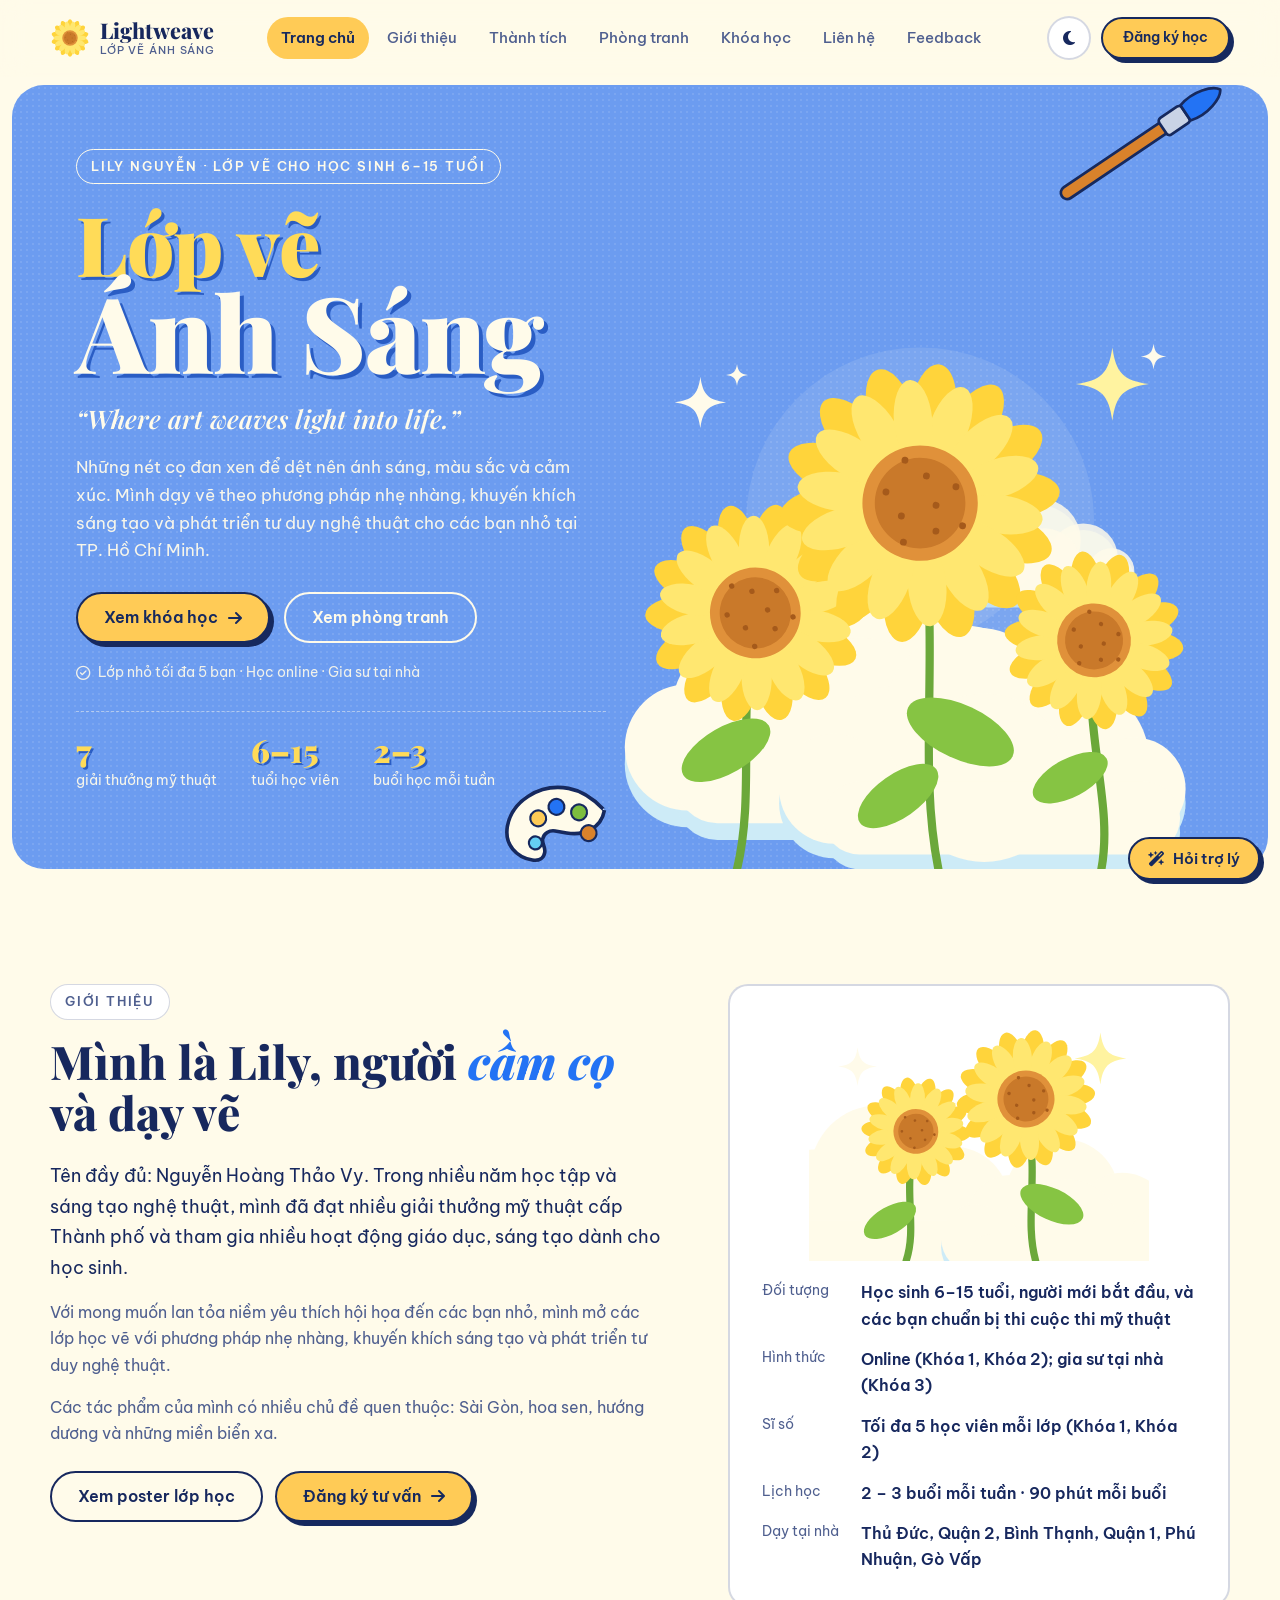
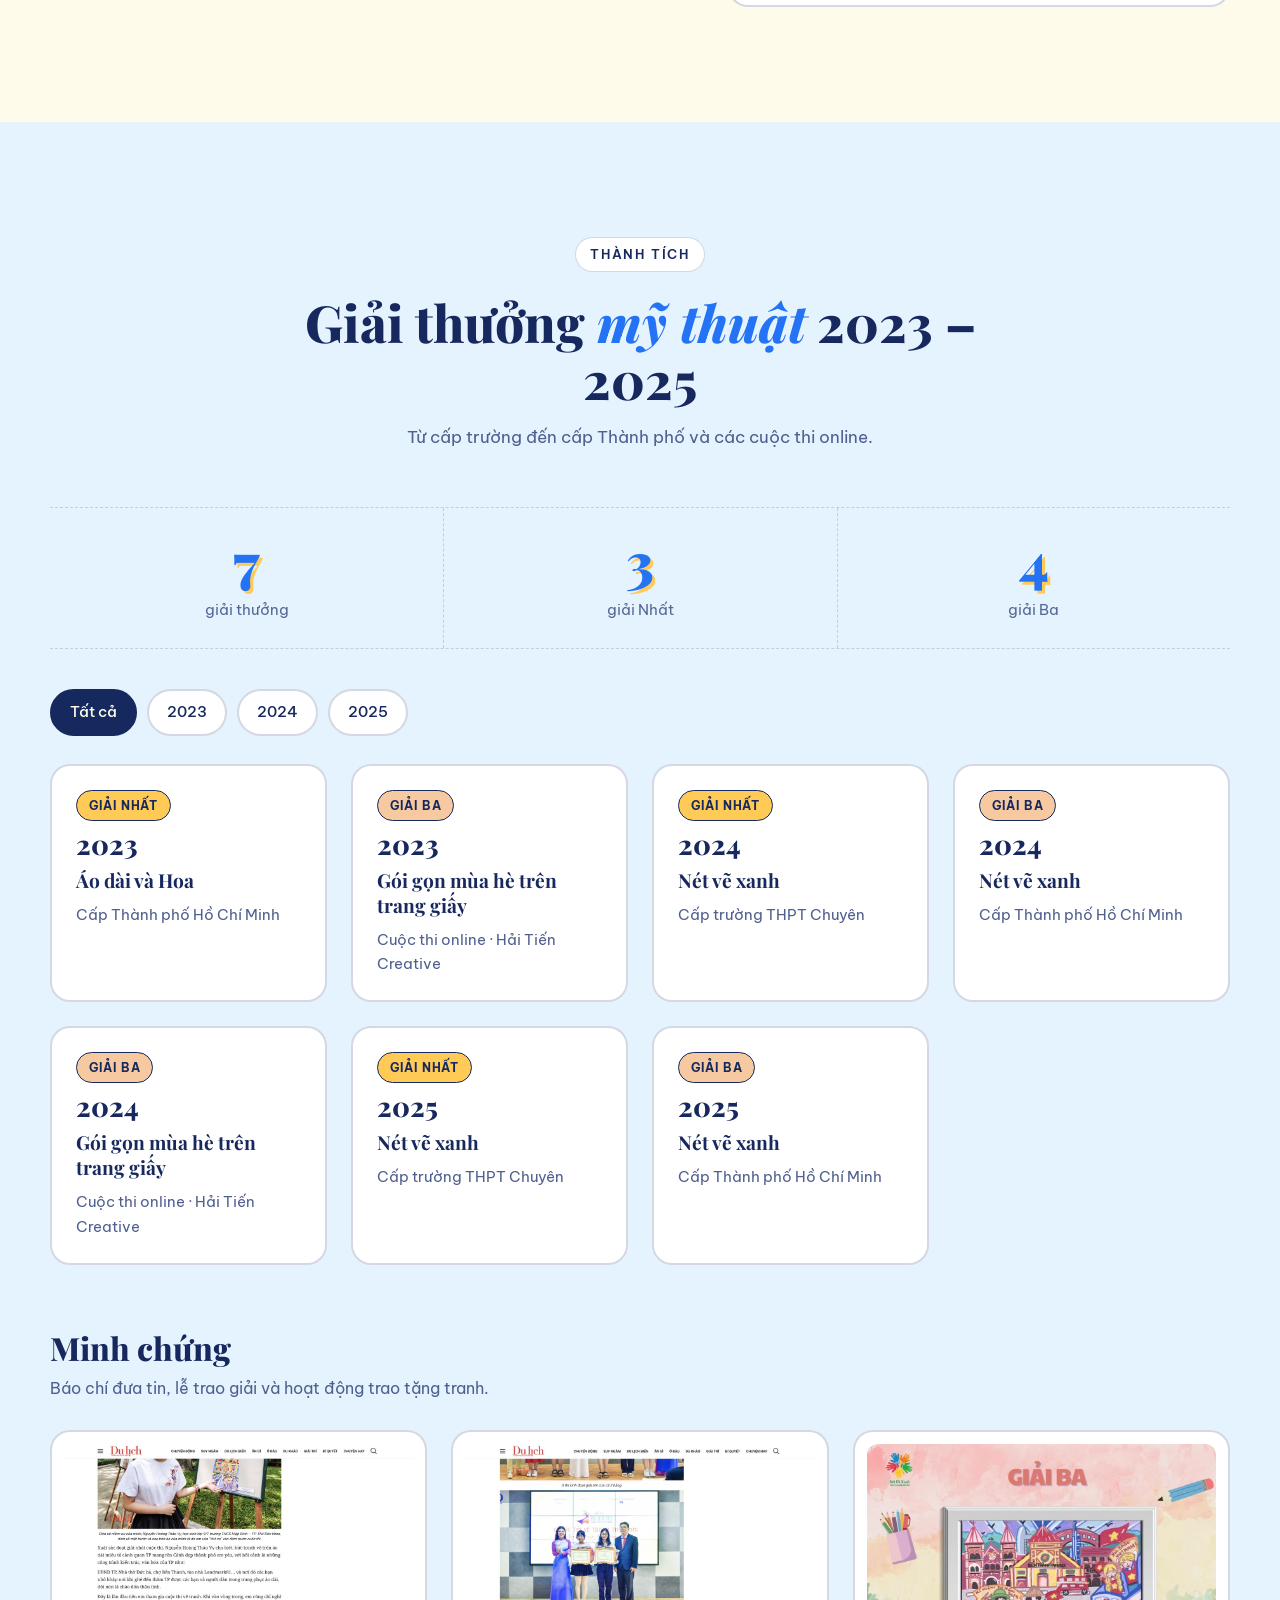
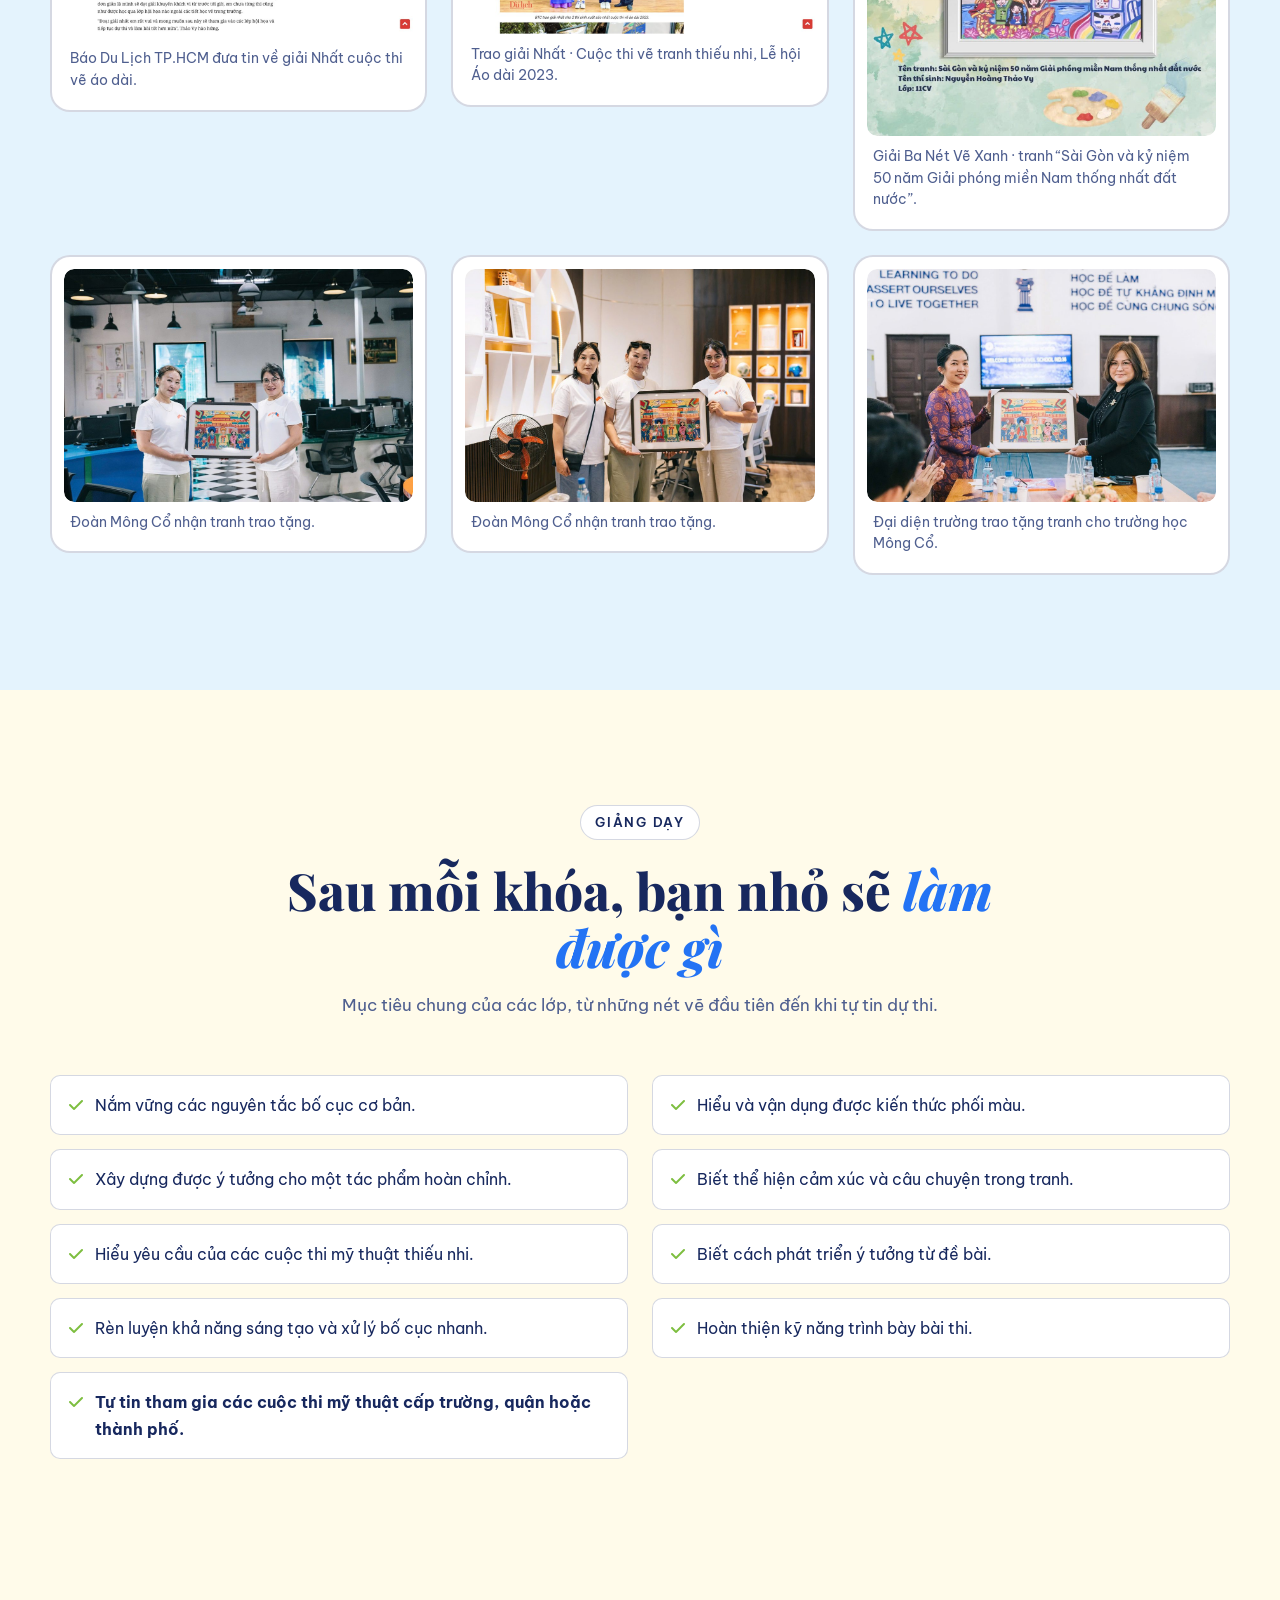
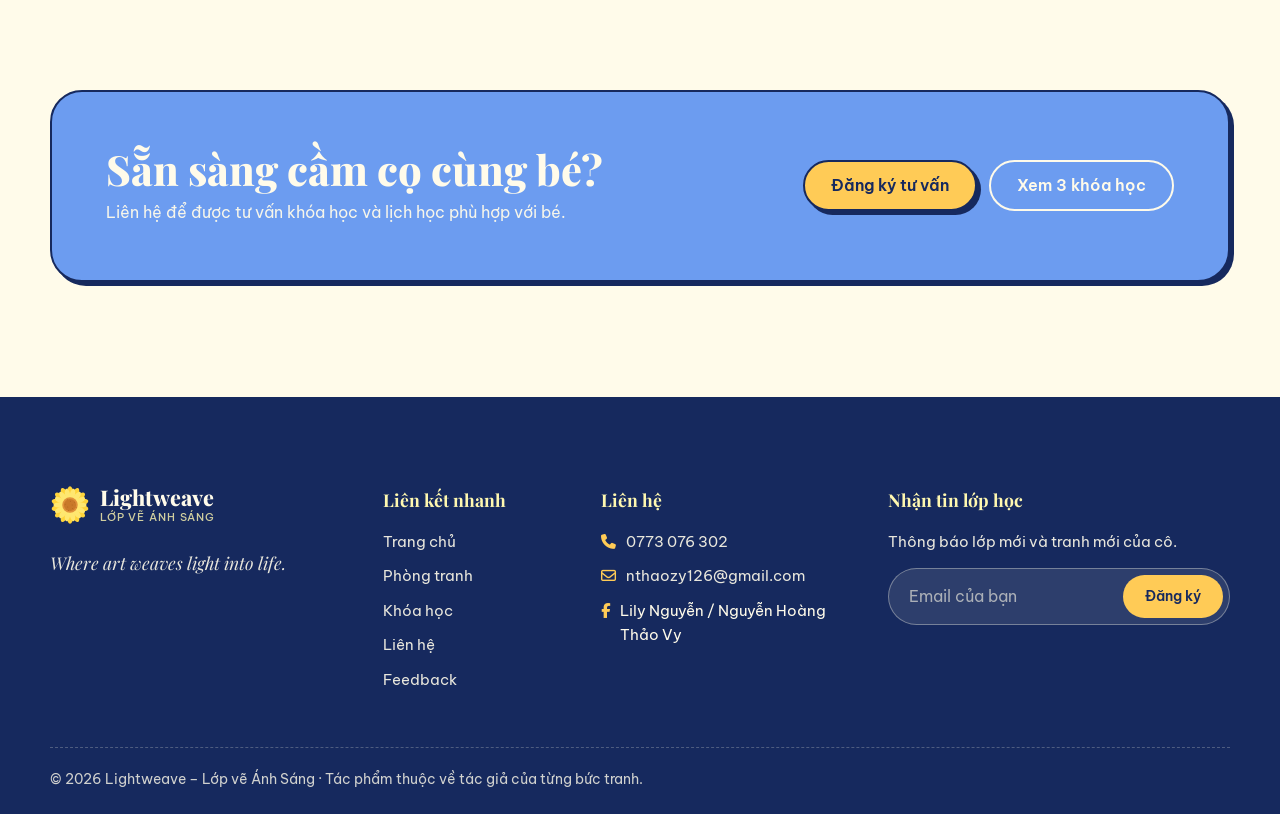
<file: index.html>
<!DOCTYPE html>
<html lang="vi">
<head>
  <meta charset="UTF-8" />
  <meta name="viewport" content="width=device-width, initial-scale=1" />
  <title>Lightweave – Lớp vẽ Ánh Sáng | Lily Nguyễn, dạy vẽ cho học sinh 6–15 tuổi</title>
  <meta name="description" content="Lớp vẽ Ánh Sáng (Lightweave) của Lily Nguyễn: dạy vẽ cho học sinh 6–15 tuổi tại TP. Hồ Chí Minh, học online hoặc gia sư tại nhà. Giải thưởng mỹ thuật cấp Thành phố." />
  <meta name="theme-color" content="#6C9CF0" />
  <meta property="og:title" content="Lightweave – Lớp vẽ Ánh Sáng" />
  <meta property="og:description" content="Where art weaves light into life. Lớp vẽ của Lily Nguyễn." />
  <meta property="og:type" content="website" />
  <meta property="og:image" content="images/cover.jpg" />

  <script>
    (function () {
      try {
        var saved = localStorage.getItem('lightweave-theme');
        var dark = saved ? saved === 'dark' : window.matchMedia('(prefers-color-scheme: dark)').matches;
        document.documentElement.setAttribute('data-theme', dark ? 'dark' : 'light');
      } catch (e) { document.documentElement.setAttribute('data-theme', 'light'); }
    })();
  </script>

  <link rel="preconnect" href="https://fonts.googleapis.com" />
  <link rel="preconnect" href="https://fonts.gstatic.com" crossorigin />
  <link href="https://fonts.googleapis.com/css2?family=Be+Vietnam+Pro:wght@400;500;600;700&family=Playfair+Display:ital,wght@0,600;0,800;0,900;1,600;1,800&display=swap" rel="stylesheet" />
  <link rel="stylesheet" href="https://cdnjs.cloudflare.com/ajax/libs/font-awesome/6.5.1/css/all.min.css" />
  <link rel="stylesheet" href="style.css" />
  <link rel="stylesheet" href="pages.css" />
  <link rel="stylesheet" href="chat.css" />
</head>
<body>
  <a class="skip-link" href="#main">Bỏ qua đến nội dung chính</a>

  <header class="site-header" id="header">
    <div class="header-inner">
      <a href="index.html" class="logo" aria-label="Lightweave – về trang chủ">
        <span class="logo-mark js-logo" aria-hidden="true"></span>
        <span class="logo-text">Lightweave<small>Lớp vẽ Ánh Sáng</small></span>
      </a>
      <nav class="main-nav" id="mainNav" aria-label="Điều hướng chính">
        <ul>
          <li><a href="#top" class="nav-link">Trang chủ</a></li>
          <li><a href="#gioi-thieu" class="nav-link">Giới thiệu</a></li>
          <li><a href="#thanh-tich" class="nav-link">Thành tích</a></li>
          <li><a href="gallery.html" class="nav-link">Phòng tranh</a></li>
          <li><a href="courses.html" class="nav-link">Khóa học</a></li>
          <li><a href="contact.html" class="nav-link">Liên hệ</a></li>
          <li><a href="feedback.html" class="nav-link">Feedback</a></li>
        </ul>
      </nav>
      <div class="header-actions">
        <button class="icon-btn" id="themeToggle" type="button" aria-label="Chuyển sang giao diện tối" aria-pressed="false">
          <i class="fa-solid fa-moon" aria-hidden="true"></i>
        </button>
        <a href="contact.html" class="btn btn-primary btn-sm header-cta">Đăng ký học</a>
        <button class="icon-btn menu-toggle" id="menuToggle" type="button" aria-label="Mở menu" aria-expanded="false" aria-controls="mainNav">
          <i class="fa-solid fa-bars" aria-hidden="true"></i>
        </button>
      </div>
    </div>
  </header>

  <main id="main">
    <!-- ===================== TRANG CHỦ: HERO ===================== -->
    <section class="hero" id="top" aria-labelledby="heroTitle">
      <div class="hero-panel">
        <div class="hero-copy">
          <p class="eyebrow">Lily Nguyễn · Lớp vẽ cho học sinh 6–15 tuổi</p>
          <h1 id="heroTitle" class="hero-title">
            <span class="line-sun">Lớp vẽ</span>
            <span class="line-cream">Ánh Sáng</span>
          </h1>
          <p class="hero-tagline">“Where art weaves light into life.”</p>
          <p class="hero-sub">
            Những nét cọ đan xen để dệt nên ánh sáng, màu sắc và cảm xúc. Mình dạy vẽ theo phương pháp nhẹ nhàng,
            khuyến khích sáng tạo và phát triển tư duy nghệ thuật cho các bạn nhỏ tại TP. Hồ Chí Minh.
          </p>
          <div class="hero-actions">
            <a href="courses.html" class="btn btn-primary">Xem khóa học <i class="fa-solid fa-arrow-right" aria-hidden="true"></i></a>
            <a href="gallery.html" class="btn btn-ghost">Xem phòng tranh</a>
          </div>
          <p class="hero-note"><i class="fa-regular fa-circle-check" aria-hidden="true"></i> Lớp nhỏ tối đa 5 bạn · Học online · Gia sư tại nhà</p>
          <ul class="hero-facts" aria-label="Số liệu nổi bật">
            <li><strong data-count="7">7</strong><span>giải thưởng mỹ thuật</span></li>
            <li><strong>6–15</strong><span>tuổi học viên</span></li>
            <li><strong>2–3</strong><span>buổi học mỗi tuần</span></li>
          </ul>
        </div>
        <div class="hero-art" id="heroArt" role="img" aria-label="Minh họa hoa hướng dương và mây trên nền trời xanh"></div>
      </div>
    </section>

    <!-- ===================== GIỚI THIỆU + THÔNG TIN LỚP ===================== -->
    <section class="section" id="gioi-thieu" aria-labelledby="gtTitle">
      <div class="container split">
        <div>
          <p class="eyebrow eyebrow-dark">Giới thiệu</p>
          <h2 id="gtTitle">Mình là Lily, người <em>cầm cọ</em> và dạy vẽ</h2>
          <p class="lead">Tên đầy đủ: Nguyễn Hoàng Thảo Vy. Trong nhiều năm học tập và sáng tạo nghệ thuật, mình đã đạt nhiều giải thưởng mỹ thuật cấp Thành phố và tham gia nhiều hoạt động giáo dục, sáng tạo dành cho học sinh.</p>
          <p>Với mong muốn lan tỏa niềm yêu thích hội họa đến các bạn nhỏ, mình mở các lớp học vẽ với phương pháp nhẹ nhàng, khuyến khích sáng tạo và phát triển tư duy nghệ thuật.</p>
          <p>Các tác phẩm của mình có nhiều chủ đề quen thuộc: Sài Gòn, hoa sen, hướng dương và những miền biển xa.</p>
          <div class="actions">
            <button class="btn btn-ghost" type="button" data-poster>Xem poster lớp học</button>
            <a href="contact.html#form" class="btn btn-primary">Đăng ký tư vấn <i class="fa-solid fa-arrow-right" aria-hidden="true"></i></a>
          </div>
        </div>
        <aside class="info-card" aria-label="Thông tin lớp học">
          <div class="mini-art" id="miniArt" aria-hidden="true"></div>
          <dl>
            <dt>Đối tượng</dt><dd>Học sinh 6–15 tuổi, người mới bắt đầu, và các bạn chuẩn bị thi cuộc thi mỹ thuật</dd>
            <dt>Hình thức</dt><dd>Online (Khóa 1, Khóa 2); gia sư tại nhà (Khóa 3)</dd>
            <dt>Sĩ số</dt><dd>Tối đa 5 học viên mỗi lớp (Khóa 1, Khóa 2)</dd>
            <dt>Lịch học</dt><dd>2 – 3 buổi mỗi tuần · 90 phút mỗi buổi</dd>
            <dt>Dạy tại nhà</dt><dd>Thủ Đức, Quận 2, Bình Thạnh, Quận 1, Phú Nhuận, Gò Vấp</dd>
          </dl>
        </aside>
      </div>
    </section>

    <!-- ===================== THÀNH TÍCH ===================== -->
    <section class="section section-tint" id="thanh-tich" aria-labelledby="ttTitle">
      <div class="container">
        <header class="section-head">
          <p class="eyebrow eyebrow-dark">Thành tích</p>
          <h2 id="ttTitle">Giải thưởng <em>mỹ thuật</em> 2023 – 2025</h2>
          <p class="section-lead">Từ cấp trường đến cấp Thành phố và các cuộc thi online.</p>
        </header>

        <ul class="stats" aria-label="Tổng hợp giải thưởng">
          <li><strong data-count="7">7</strong><span>giải thưởng</span></li>
          <li><strong data-count="3">3</strong><span>giải Nhất</span></li>
          <li><strong data-count="4">4</strong><span>giải Ba</span></li>
        </ul>

        <div class="chips" id="awardFilters" role="group" aria-label="Lọc giải thưởng theo năm" style="margin-bottom:28px">
          <button class="chip is-active" type="button" data-year="all" aria-pressed="true">Tất cả</button>
          <button class="chip" type="button" data-year="2023" aria-pressed="false">2023</button>
          <button class="chip" type="button" data-year="2024" aria-pressed="false">2024</button>
          <button class="chip" type="button" data-year="2025" aria-pressed="false">2025</button>
        </div>

        <div class="award-grid">
          <article class="award" data-year="2023">
            <span class="award-rank">Giải Nhất</span><span class="award-year">2023</span>
            <h3>Áo dài và Hoa</h3><p>Cấp Thành phố Hồ Chí Minh</p>
          </article>
          <article class="award" data-year="2023">
            <span class="award-rank is-ba">Giải Ba</span><span class="award-year">2023</span>
            <h3>Gói gọn mùa hè trên trang giấy</h3><p>Cuộc thi online · Hải Tiến Creative</p>
          </article>
          <article class="award" data-year="2024">
            <span class="award-rank">Giải Nhất</span><span class="award-year">2024</span>
            <h3>Nét vẽ xanh</h3><p>Cấp trường THPT Chuyên</p>
          </article>
          <article class="award" data-year="2024">
            <span class="award-rank is-ba">Giải Ba</span><span class="award-year">2024</span>
            <h3>Nét vẽ xanh</h3><p>Cấp Thành phố Hồ Chí Minh</p>
          </article>
          <article class="award" data-year="2024">
            <span class="award-rank is-ba">Giải Ba</span><span class="award-year">2024</span>
            <h3>Gói gọn mùa hè trên trang giấy</h3><p>Cuộc thi online · Hải Tiến Creative</p>
          </article>
          <article class="award" data-year="2025">
            <span class="award-rank">Giải Nhất</span><span class="award-year">2025</span>
            <h3>Nét vẽ xanh</h3><p>Cấp trường THPT Chuyên</p>
          </article>
          <article class="award" data-year="2025">
            <span class="award-rank is-ba">Giải Ba</span><span class="award-year">2025</span>
            <h3>Nét vẽ xanh</h3><p>Cấp Thành phố Hồ Chí Minh</p>
          </article>
        </div>

        <!-- Minh chứng: báo chí, lễ trao giải, trao tặng tranh -->
        <div class="evidence">
          <h3 class="evidence-title">Minh chứng</h3>
          <p class="evidence-lead">Báo chí đưa tin, lễ trao giải và hoạt động trao tặng tranh.</p>
          <div class="evidence-grid">
            <figure class="evidence-item">
              <a href="images/evidence/ev-02.jpg" target="_blank" rel="noopener"><img src="images/evidence/ev-02.jpg" width="1100" height="613" loading="lazy" alt="Bài báo Du Lịch TP.HCM đưa tin về giải Nhất cuộc thi vẽ áo dài" /></a>
              <figcaption>Báo Du Lịch TP.HCM đưa tin về giải Nhất cuộc thi vẽ áo dài.</figcaption>
            </figure>
            <figure class="evidence-item">
              <a href="images/evidence/ev-03.jpg" target="_blank" rel="noopener"><img src="images/evidence/ev-03.jpg" width="1100" height="599" loading="lazy" alt="Lễ trao giải Nhất cuộc thi vẽ tranh thiếu nhi tại Lễ hội Áo dài 2023" /></a>
              <figcaption>Trao giải Nhất · Cuộc thi vẽ tranh thiếu nhi, Lễ hội Áo dài 2023.</figcaption>
            </figure>
            <figure class="evidence-item">
              <a href="images/evidence/ev-01.jpg" target="_blank" rel="noopener"><img src="images/evidence/ev-01.jpg" width="1100" height="921" loading="lazy" alt="Poster giải Ba cuộc thi Nét Vẽ Xanh, tranh Sài Gòn và kỷ niệm 50 năm Giải phóng miền Nam" /></a>
              <figcaption>Giải Ba Nét Vẽ Xanh · tranh “Sài Gòn và kỷ niệm 50 năm Giải phóng miền Nam thống nhất đất nước”.</figcaption>
            </figure>
            <figure class="evidence-item">
              <a href="images/evidence/ev-04.jpg" target="_blank" rel="noopener"><img src="images/evidence/ev-04.jpg" width="1100" height="733" loading="lazy" alt="Đoàn Mông Cổ nhận bức tranh được trao tặng" /></a>
              <figcaption>Đoàn Mông Cổ nhận tranh trao tặng.</figcaption>
            </figure>
            <figure class="evidence-item">
              <a href="images/evidence/ev-05.jpg" target="_blank" rel="noopener"><img src="images/evidence/ev-05.jpg" width="1100" height="733" loading="lazy" alt="Đoàn Mông Cổ cầm bức tranh được trao tặng" /></a>
              <figcaption>Đoàn Mông Cổ nhận tranh trao tặng.</figcaption>
            </figure>
            <figure class="evidence-item">
              <a href="images/evidence/ev-06.jpg" target="_blank" rel="noopener"><img src="images/evidence/ev-06.jpg" width="1100" height="733" loading="lazy" alt="Đại diện trường trao tặng bức tranh cho trường học Mông Cổ" /></a>
              <figcaption>Đại diện trường trao tặng tranh cho trường học Mông Cổ.</figcaption>
            </figure>
          </div>
        </div>
      </div>
    </section>

    <!-- ===================== MỤC TIÊU GIẢNG DẠY ===================== -->
    <section class="section" id="muc-tieu" aria-labelledby="mtTitle">
      <div class="container">
        <header class="section-head">
          <p class="eyebrow eyebrow-dark">Giảng dạy</p>
          <h2 id="mtTitle">Sau mỗi khóa, bạn nhỏ sẽ <em>làm được gì</em></h2>
          <p class="section-lead">Mục tiêu chung của các lớp, từ những nét vẽ đầu tiên đến khi tự tin dự thi.</p>
        </header>
        <ul class="goal-list">
          <li><i class="fa-solid fa-check" aria-hidden="true"></i><span>Nắm vững các nguyên tắc bố cục cơ bản.</span></li>
          <li><i class="fa-solid fa-check" aria-hidden="true"></i><span>Hiểu và vận dụng được kiến thức phối màu.</span></li>
          <li><i class="fa-solid fa-check" aria-hidden="true"></i><span>Xây dựng được ý tưởng cho một tác phẩm hoàn chỉnh.</span></li>
          <li><i class="fa-solid fa-check" aria-hidden="true"></i><span>Biết thể hiện cảm xúc và câu chuyện trong tranh.</span></li>
          <li><i class="fa-solid fa-check" aria-hidden="true"></i><span>Hiểu yêu cầu của các cuộc thi mỹ thuật thiếu nhi.</span></li>
          <li><i class="fa-solid fa-check" aria-hidden="true"></i><span>Biết cách phát triển ý tưởng từ đề bài.</span></li>
          <li><i class="fa-solid fa-check" aria-hidden="true"></i><span>Rèn luyện khả năng sáng tạo và xử lý bố cục nhanh.</span></li>
          <li><i class="fa-solid fa-check" aria-hidden="true"></i><span>Hoàn thiện kỹ năng trình bày bài thi.</span></li>
          <li><i class="fa-solid fa-check" aria-hidden="true"></i><span><strong>Tự tin tham gia các cuộc thi mỹ thuật cấp trường, quận hoặc thành phố.</strong></span></li>
        </ul>
      </div>
    </section>

    <!-- ===================== KÊU GỌI ĐĂNG KÝ ===================== -->
    <section class="section" aria-label="Đăng ký học">
      <div class="container">
        <div class="cta-banner">
          <div>
            <h2>Sẵn sàng cầm cọ cùng bé?</h2>
            <p>Liên hệ để được tư vấn khóa học và lịch học phù hợp với bé.</p>
          </div>
          <div class="actions">
            <a href="contact.html#form" class="btn btn-primary">Đăng ký tư vấn</a>
            <a href="courses.html" class="btn btn-ghost">Xem 3 khóa học</a>
          </div>
        </div>
      </div>
    </section>
  </main>

  <footer class="site-footer" id="lien-he">
    <div class="container footer-grid">
      <div class="footer-brand">
        <a href="index.html" class="logo" aria-label="Lightweave – về trang chủ">
          <span class="logo-mark js-logo" aria-hidden="true"></span>
          <span class="logo-text">Lightweave<small>Lớp vẽ Ánh Sáng</small></span>
        </a>
        <p>Where art weaves light into life.</p>
      </div>

      <nav class="footer-col" aria-label="Liên kết nhanh">
        <h3>Liên kết nhanh</h3>
        <ul>
          <li><a href="index.html">Trang chủ</a></li>
          <li><a href="gallery.html">Phòng tranh</a></li>
          <li><a href="courses.html">Khóa học</a></li>
          <li><a href="contact.html">Liên hệ</a></li>
          <li><a href="feedback.html">Feedback</a></li>
        </ul>
      </nav>

      <div class="footer-col">
        <h3>Liên hệ</h3>
        <ul class="contact-list">
          <li><i class="fa-solid fa-phone" aria-hidden="true"></i> <a href="tel:0773076302">0773 076 302</a></li>
          <li><i class="fa-regular fa-envelope" aria-hidden="true"></i> <a href="mailto:nthaozy126@gmail.com">nthaozy126@gmail.com</a></li>
          <li><i class="fa-brands fa-facebook-f" aria-hidden="true"></i> Lily Nguyễn / Nguyễn Hoàng Thảo Vy</li>
        </ul>
      </div>

      <div class="footer-col newsletter">
        <h3>Nhận tin lớp học</h3>
        <p>Thông báo lớp mới và tranh mới của cô.</p>
        <form id="newsletterForm" novalidate>
          <label for="newsletterEmail" class="visually-hidden">Email của bạn</label>
          <div class="newsletter-field">
            <input id="newsletterEmail" type="email" placeholder="Email của bạn" autocomplete="email" required />
            <button type="submit" class="btn btn-primary btn-sm">Đăng ký</button>
          </div>
          <p class="form-msg" id="newsletterMsg" role="status" aria-live="polite"></p>
        </form>
      </div>
    </div>
    <div class="container footer-bottom">
      <p>© <span id="year">2026</span> Lightweave – Lớp vẽ Ánh Sáng · Tác phẩm thuộc về tác giả của từng bức tranh.</p>
    </div>
  </footer>

  <dialog class="modal" id="modal" aria-labelledby="modalTitle">
    <button class="modal-close" id="modalClose" type="button" aria-label="Đóng"><i class="fa-solid fa-xmark" aria-hidden="true"></i></button>
    <div class="modal-body" id="modalBody"></div>
  </dialog>

  <div class="toast" id="toast" role="status" aria-live="polite"></div>

  <script src="script.js"></script>
</body>
</html>
</file>
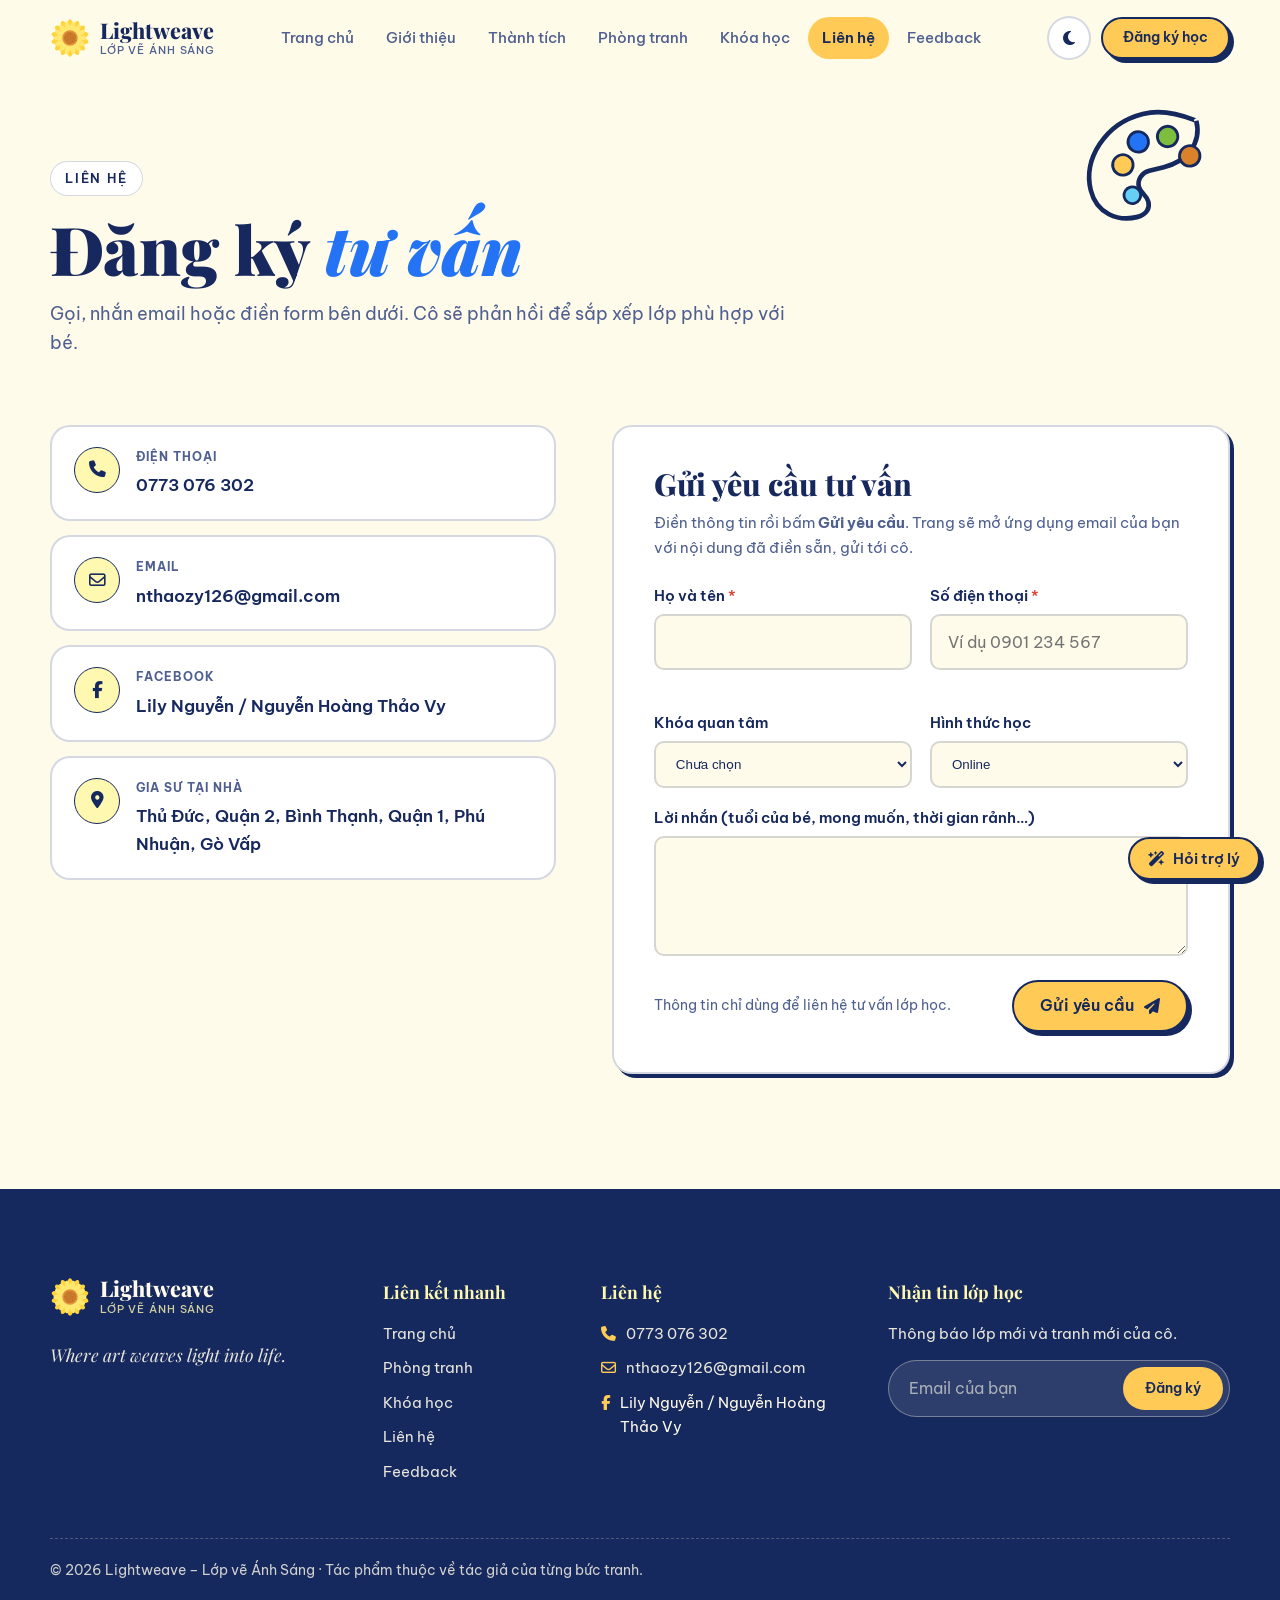
<file: contact.html>
<!DOCTYPE html>
<html lang="vi">
<head>
  <meta charset="UTF-8" />
  <meta name="viewport" content="width=device-width, initial-scale=1" />
  <title>Liên hệ – Lightweave | Đăng ký tư vấn lớp vẽ cùng Lily Nguyễn</title>
  <meta name="description" content="Liên hệ Lily Nguyễn để đăng ký tư vấn lớp vẽ: điện thoại 0773 076 302, email nthaozy126@gmail.com, dạy tại nhà khu vực Thủ Đức, Quận 2, Bình Thạnh, Quận 1, Phú Nhuận và Gò Vấp." />
  <meta name="theme-color" content="#6C9CF0" />
  <meta property="og:title" content="Liên hệ – Lightweave" />
  <meta property="og:type" content="website" />

  <script>
    (function () {
      try {
        var saved = localStorage.getItem('lightweave-theme');
        var dark = saved ? saved === 'dark' : window.matchMedia('(prefers-color-scheme: dark)').matches;
        document.documentElement.setAttribute('data-theme', dark ? 'dark' : 'light');
      } catch (e) { document.documentElement.setAttribute('data-theme', 'light'); }
    })();
  </script>

  <link rel="preconnect" href="https://fonts.googleapis.com" />
  <link rel="preconnect" href="https://fonts.gstatic.com" crossorigin />
  <link href="https://fonts.googleapis.com/css2?family=Be+Vietnam+Pro:wght@400;500;600;700&family=Playfair+Display:ital,wght@0,600;0,800;0,900;1,600;1,800&display=swap" rel="stylesheet" />
  <link rel="stylesheet" href="https://cdnjs.cloudflare.com/ajax/libs/font-awesome/6.5.1/css/all.min.css" />
  <link rel="stylesheet" href="style.css" />
  <link rel="stylesheet" href="pages.css" />
  <link rel="stylesheet" href="chat.css" />
</head>
<body>
  <a class="skip-link" href="#main">Bỏ qua đến nội dung chính</a>

  <header class="site-header" id="header">
    <div class="header-inner">
      <a href="index.html" class="logo" aria-label="Lightweave – về trang chủ">
        <span class="logo-mark js-logo" aria-hidden="true"></span>
        <span class="logo-text">Lightweave<small>Lớp vẽ Ánh Sáng</small></span>
      </a>
      <nav class="main-nav" id="mainNav" aria-label="Điều hướng chính">
        <ul>
          <li><a href="index.html" class="nav-link">Trang chủ</a></li>
          <li><a href="index.html#gioi-thieu" class="nav-link">Giới thiệu</a></li>
          <li><a href="index.html#thanh-tich" class="nav-link">Thành tích</a></li>
          <li><a href="gallery.html" class="nav-link">Phòng tranh</a></li>
          <li><a href="courses.html" class="nav-link">Khóa học</a></li>
          <li><a href="contact.html" class="nav-link is-active" aria-current="page">Liên hệ</a></li>
          <li><a href="feedback.html" class="nav-link">Feedback</a></li>
        </ul>
      </nav>
      <div class="header-actions">
        <button class="icon-btn" id="themeToggle" type="button" aria-label="Chuyển sang giao diện tối" aria-pressed="false">
          <i class="fa-solid fa-moon" aria-hidden="true"></i>
        </button>
        <a href="contact.html#form" class="btn btn-primary btn-sm header-cta">Đăng ký học</a>
        <button class="icon-btn menu-toggle" id="menuToggle" type="button" aria-label="Mở menu" aria-expanded="false" aria-controls="mainNav">
          <i class="fa-solid fa-bars" aria-hidden="true"></i>
        </button>
      </div>
    </div>
  </header>

  <main id="main">
    <section class="page-hero" aria-labelledby="contactTitle">
      <div class="container">
        <p class="eyebrow eyebrow-dark">Liên hệ</p>
        <h1 id="contactTitle" class="page-title">Đăng ký <em>tư vấn</em></h1>
        <p class="lead">Gọi, nhắn email hoặc điền form bên dưới. Cô sẽ phản hồi để sắp xếp lớp phù hợp với bé.</p>
      </div>
    </section>

    <section class="section" style="padding-top:24px" aria-label="Thông tin liên hệ và form">
      <div class="container contact-layout">
        <div class="contact-cards">
          <div class="contact-card">
            <span class="ico" aria-hidden="true"><i class="fa-solid fa-phone"></i></span>
            <div><h3>Điện thoại</h3><a href="tel:0773076302">0773 076 302</a></div>
          </div>
          <div class="contact-card">
            <span class="ico" aria-hidden="true"><i class="fa-regular fa-envelope"></i></span>
            <div><h3>Email</h3><a href="mailto:nthaozy126@gmail.com">nthaozy126@gmail.com</a></div>
          </div>
          <div class="contact-card">
            <span class="ico" aria-hidden="true"><i class="fa-brands fa-facebook-f"></i></span>
            <div><h3>Facebook</h3><p>Lily Nguyễn / Nguyễn Hoàng Thảo Vy</p></div>
          </div>
          <div class="contact-card">
            <span class="ico" aria-hidden="true"><i class="fa-solid fa-location-dot"></i></span>
            <div><h3>Gia sư tại nhà</h3><p>Thủ Đức, Quận 2, Bình Thạnh, Quận 1, Phú Nhuận, Gò Vấp</p></div>
          </div>
        </div>

        <section class="form-card" id="form" aria-labelledby="formTitle">
          <h2 id="formTitle">Gửi yêu cầu tư vấn</h2>
          <p>Điền thông tin rồi bấm <strong>Gửi yêu cầu</strong>. Trang sẽ mở ứng dụng email của bạn với nội dung đã điền sẵn, gửi tới cô.</p>

          <form id="contactForm" novalidate>
            <div class="form-grid">
              <div class="field">
                <label for="name">Họ và tên <span class="req" aria-hidden="true">*</span></label>
                <input id="name" name="name" type="text" autocomplete="name" required />
                <span class="err" aria-live="polite"></span>
              </div>
              <div class="field">
                <label for="phone">Số điện thoại <span class="req" aria-hidden="true">*</span></label>
                <input id="phone" name="phone" type="tel" autocomplete="tel" placeholder="Ví dụ 0901 234 567" required />
                <span class="err" aria-live="polite"></span>
              </div>
              <div class="field">
                <label for="course">Khóa quan tâm</label>
                <select id="course" name="course">
                  <option value="">Chưa chọn</option>
                  <option value="c1">Khóa 1 · Cơ bản (600.000đ/tháng)</option>
                  <option value="c2">Khóa 2 · Luyện thi (800.000đ/tháng)</option>
                  <option value="c3">Khóa 3 · 1 kèm 1 (liên hệ học phí)</option>
                  <option value="work">Hỏi về tác phẩm</option>
                  <option value="other">Khác</option>
                </select>
              </div>
              <div class="field">
                <label for="mode">Hình thức học</label>
                <select id="mode" name="mode">
                  <option>Online</option>
                  <option>Gia sư tại nhà</option>
                  <option>Chưa rõ, cần tư vấn</option>
                </select>
              </div>
              <div class="field full">
                <label for="message">Lời nhắn (tuổi của bé, mong muốn, thời gian rảnh…)</label>
                <textarea id="message" name="message" rows="4"></textarea>
              </div>
            </div>
            <div class="form-actions">
              <p class="form-note">Thông tin chỉ dùng để liên hệ tư vấn lớp học.</p>
              <button class="btn btn-primary" type="submit">Gửi yêu cầu <i class="fa-solid fa-paper-plane" aria-hidden="true"></i></button>
            </div>
          </form>
        </section>
      </div>
    </section>
  </main>

  <footer class="site-footer" id="lien-he">
    <div class="container footer-grid">
      <div class="footer-brand">
        <a href="index.html" class="logo" aria-label="Lightweave – về trang chủ">
          <span class="logo-mark js-logo" aria-hidden="true"></span>
          <span class="logo-text">Lightweave<small>Lớp vẽ Ánh Sáng</small></span>
        </a>
        <p>Where art weaves light into life.</p>
      </div>

      <nav class="footer-col" aria-label="Liên kết nhanh">
        <h3>Liên kết nhanh</h3>
        <ul>
          <li><a href="index.html">Trang chủ</a></li>
          <li><a href="gallery.html">Phòng tranh</a></li>
          <li><a href="courses.html">Khóa học</a></li>
          <li><a href="contact.html">Liên hệ</a></li>
          <li><a href="feedback.html">Feedback</a></li>
        </ul>
      </nav>

      <div class="footer-col">
        <h3>Liên hệ</h3>
        <ul class="contact-list">
          <li><i class="fa-solid fa-phone" aria-hidden="true"></i> <a href="tel:0773076302">0773 076 302</a></li>
          <li><i class="fa-regular fa-envelope" aria-hidden="true"></i> <a href="mailto:nthaozy126@gmail.com">nthaozy126@gmail.com</a></li>
          <li><i class="fa-brands fa-facebook-f" aria-hidden="true"></i> Lily Nguyễn / Nguyễn Hoàng Thảo Vy</li>
        </ul>
      </div>

      <div class="footer-col newsletter">
        <h3>Nhận tin lớp học</h3>
        <p>Thông báo lớp mới và tranh mới của cô.</p>
        <form id="newsletterForm" novalidate>
          <label for="newsletterEmail" class="visually-hidden">Email của bạn</label>
          <div class="newsletter-field">
            <input id="newsletterEmail" type="email" placeholder="Email của bạn" autocomplete="email" required />
            <button type="submit" class="btn btn-primary btn-sm">Đăng ký</button>
          </div>
          <p class="form-msg" id="newsletterMsg" role="status" aria-live="polite"></p>
        </form>
      </div>
    </div>
    <div class="container footer-bottom">
      <p>© <span id="year">2026</span> Lightweave – Lớp vẽ Ánh Sáng · Tác phẩm thuộc về tác giả của từng bức tranh.</p>
    </div>
  </footer>

  <dialog class="modal" id="modal" aria-labelledby="modalTitle">
    <button class="modal-close" id="modalClose" type="button" aria-label="Đóng"><i class="fa-solid fa-xmark" aria-hidden="true"></i></button>
    <div class="modal-body" id="modalBody"></div>
  </dialog>

  <div class="toast" id="toast" role="status" aria-live="polite"></div>

  <script src="script.js"></script>
</body>
</html>
</file>
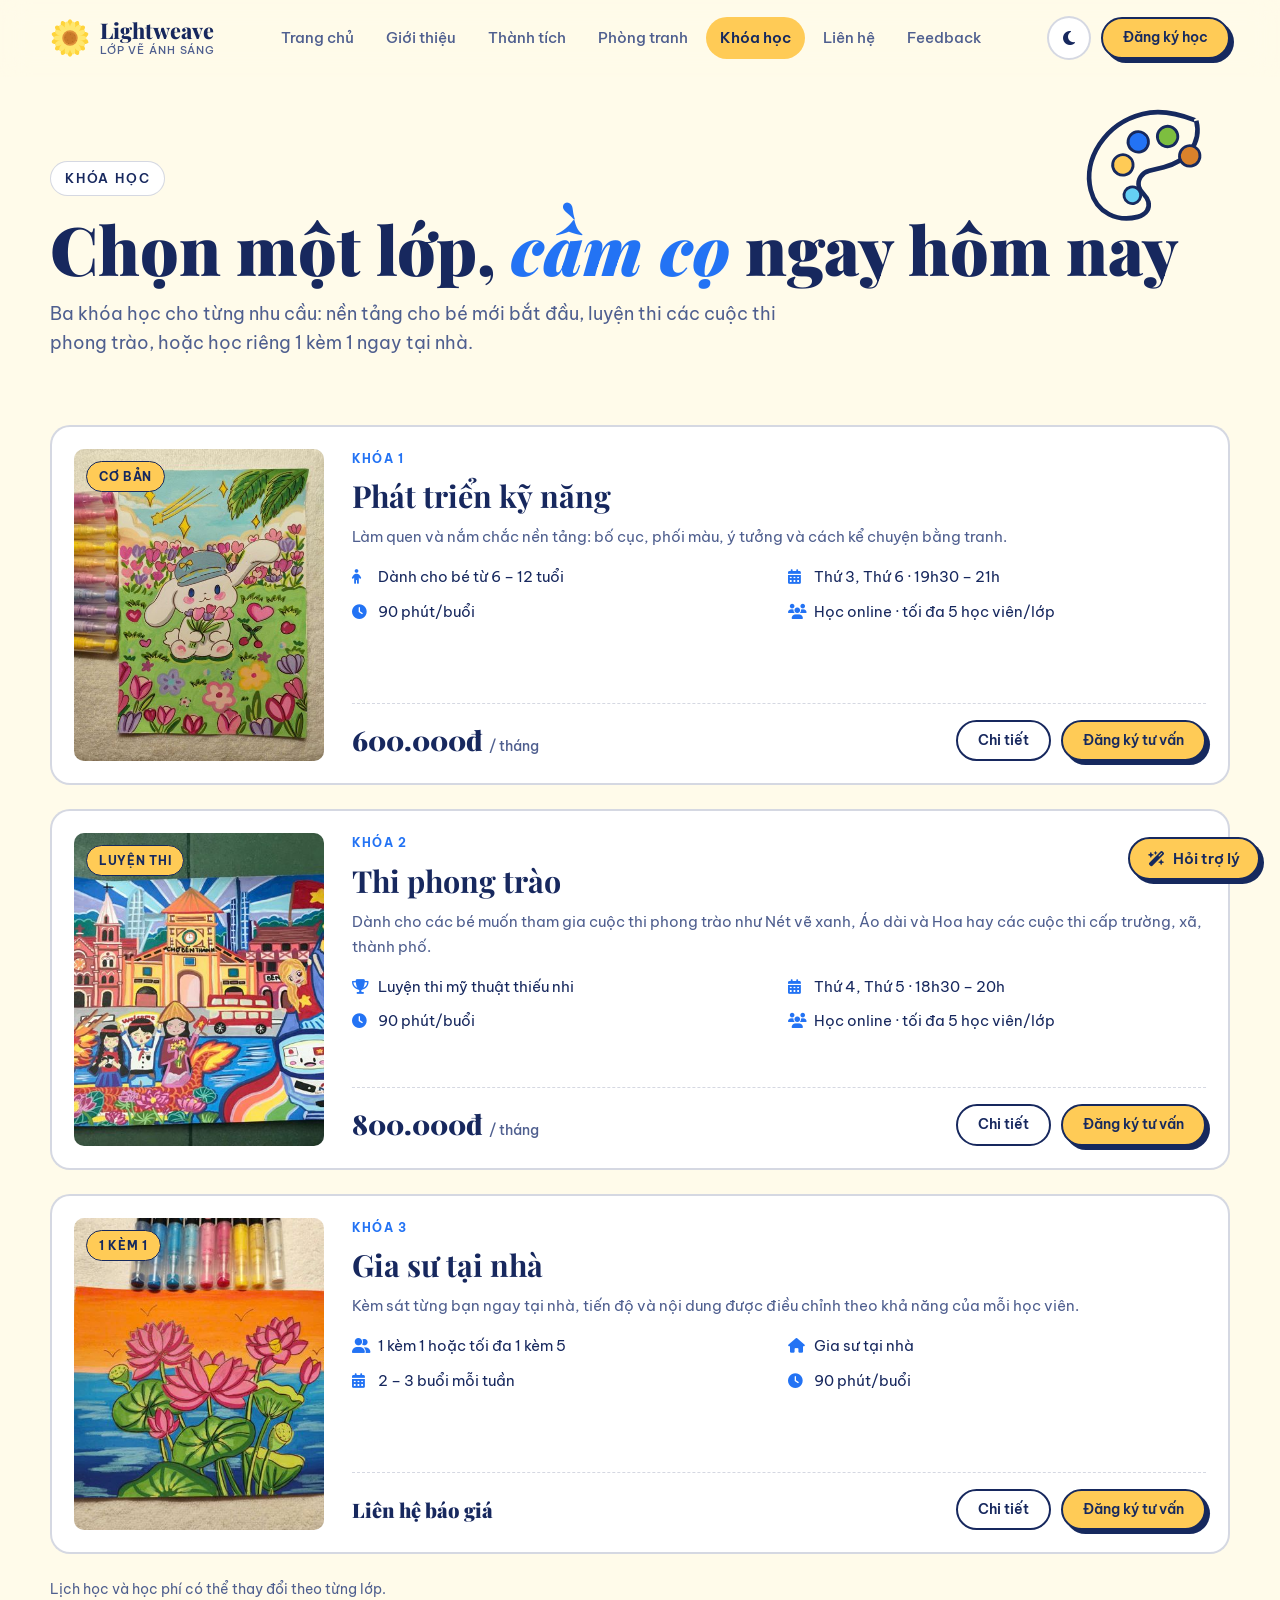
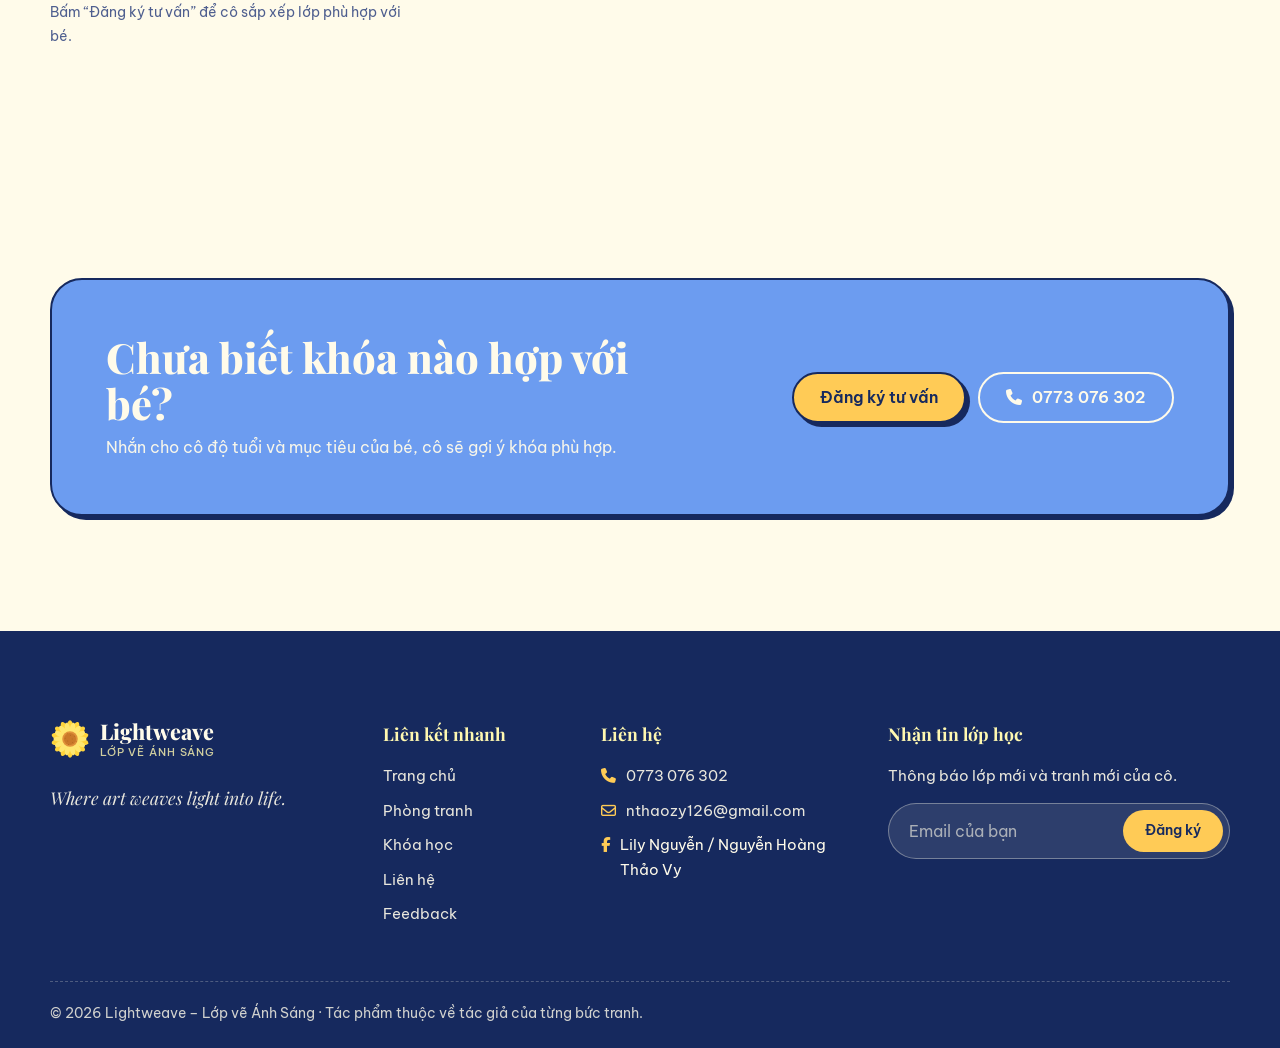
<file: courses.html>
<!DOCTYPE html>
<html lang="vi">
<head>
  <meta charset="UTF-8" />
  <meta name="viewport" content="width=device-width, initial-scale=1" />
  <title>Khóa học – Lightweave | Cơ bản, Luyện thi và 1 kèm 1 cùng Lily Nguyễn</title>
  <meta name="description" content="Ba khóa học vẽ của Lily Nguyễn: Khóa Cơ bản 600.000đ/tháng, Khóa Luyện thi 800.000đ/tháng và Khóa 1 kèm 1 tại nhà. Lớp học online, tối đa 5 học viên mỗi lớp." />
  <meta name="theme-color" content="#6C9CF0" />
  <meta property="og:title" content="Khóa học – Lightweave" />
  <meta property="og:type" content="website" />

  <script>
    (function () {
      try {
        var saved = localStorage.getItem('lightweave-theme');
        var dark = saved ? saved === 'dark' : window.matchMedia('(prefers-color-scheme: dark)').matches;
        document.documentElement.setAttribute('data-theme', dark ? 'dark' : 'light');
      } catch (e) { document.documentElement.setAttribute('data-theme', 'light'); }
    })();
  </script>

  <link rel="preconnect" href="https://fonts.googleapis.com" />
  <link rel="preconnect" href="https://fonts.gstatic.com" crossorigin />
  <link href="https://fonts.googleapis.com/css2?family=Be+Vietnam+Pro:wght@400;500;600;700&family=Playfair+Display:ital,wght@0,600;0,800;0,900;1,600;1,800&display=swap" rel="stylesheet" />
  <link rel="stylesheet" href="https://cdnjs.cloudflare.com/ajax/libs/font-awesome/6.5.1/css/all.min.css" />
  <link rel="stylesheet" href="style.css" />
  <link rel="stylesheet" href="pages.css" />
  <link rel="stylesheet" href="chat.css" />
</head>
<body>
  <a class="skip-link" href="#main">Bỏ qua đến nội dung chính</a>

  <header class="site-header" id="header">
    <div class="header-inner">
      <a href="index.html" class="logo" aria-label="Lightweave – về trang chủ">
        <span class="logo-mark js-logo" aria-hidden="true"></span>
        <span class="logo-text">Lightweave<small>Lớp vẽ Ánh Sáng</small></span>
      </a>
      <nav class="main-nav" id="mainNav" aria-label="Điều hướng chính">
        <ul>
          <li><a href="index.html" class="nav-link">Trang chủ</a></li>
          <li><a href="index.html#gioi-thieu" class="nav-link">Giới thiệu</a></li>
          <li><a href="index.html#thanh-tich" class="nav-link">Thành tích</a></li>
          <li><a href="gallery.html" class="nav-link">Phòng tranh</a></li>
          <li><a href="courses.html" class="nav-link is-active" aria-current="page">Khóa học</a></li>
          <li><a href="contact.html" class="nav-link">Liên hệ</a></li>
          <li><a href="feedback.html" class="nav-link">Feedback</a></li>
        </ul>
      </nav>
      <div class="header-actions">
        <button class="icon-btn" id="themeToggle" type="button" aria-label="Chuyển sang giao diện tối" aria-pressed="false">
          <i class="fa-solid fa-moon" aria-hidden="true"></i>
        </button>
        <a href="contact.html#form" class="btn btn-primary btn-sm header-cta">Đăng ký học</a>
        <button class="icon-btn menu-toggle" id="menuToggle" type="button" aria-label="Mở menu" aria-expanded="false" aria-controls="mainNav">
          <i class="fa-solid fa-bars" aria-hidden="true"></i>
        </button>
      </div>
    </div>
  </header>

  <main id="main">
    <section class="page-hero" aria-labelledby="coursesTitle">
      <div class="container">
        <p class="eyebrow eyebrow-dark">Khóa học</p>
        <h1 id="coursesTitle" class="page-title">Chọn một lớp, <em>cầm cọ</em> ngay hôm nay</h1>
        <p class="lead">Ba khóa học cho từng nhu cầu: nền tảng cho bé mới bắt đầu, luyện thi các cuộc thi phong trào, hoặc học riêng 1 kèm 1 ngay tại nhà.</p>
      </div>
    </section>

    <section class="section" style="padding-top:24px" aria-label="Danh sách khóa học">
      <div class="container">
        <div class="course-grid course-list" id="courseGrid"></div>
        <p class="form-note" style="margin-top:24px">Lịch học và học phí có thể thay đổi theo từng lớp. Bấm “Đăng ký tư vấn” để cô sắp xếp lớp phù hợp với bé.</p>
      </div>
    </section>

    <section class="section" aria-label="Chưa chọn được khóa">
      <div class="container">
        <div class="cta-banner">
          <div>
            <h2>Chưa biết khóa nào hợp với bé?</h2>
            <p>Nhắn cho cô độ tuổi và mục tiêu của bé, cô sẽ gợi ý khóa phù hợp.</p>
          </div>
          <div class="actions">
            <a href="contact.html#form" class="btn btn-primary">Đăng ký tư vấn</a>
            <a href="tel:0773076302" class="btn btn-ghost"><i class="fa-solid fa-phone" aria-hidden="true"></i> 0773 076 302</a>
          </div>
        </div>
      </div>
    </section>
  </main>

  <footer class="site-footer" id="lien-he">
    <div class="container footer-grid">
      <div class="footer-brand">
        <a href="index.html" class="logo" aria-label="Lightweave – về trang chủ">
          <span class="logo-mark js-logo" aria-hidden="true"></span>
          <span class="logo-text">Lightweave<small>Lớp vẽ Ánh Sáng</small></span>
        </a>
        <p>Where art weaves light into life.</p>
      </div>

      <nav class="footer-col" aria-label="Liên kết nhanh">
        <h3>Liên kết nhanh</h3>
        <ul>
          <li><a href="index.html">Trang chủ</a></li>
          <li><a href="gallery.html">Phòng tranh</a></li>
          <li><a href="courses.html">Khóa học</a></li>
          <li><a href="contact.html">Liên hệ</a></li>
          <li><a href="feedback.html">Feedback</a></li>
        </ul>
      </nav>

      <div class="footer-col">
        <h3>Liên hệ</h3>
        <ul class="contact-list">
          <li><i class="fa-solid fa-phone" aria-hidden="true"></i> <a href="tel:0773076302">0773 076 302</a></li>
          <li><i class="fa-regular fa-envelope" aria-hidden="true"></i> <a href="mailto:nthaozy126@gmail.com">nthaozy126@gmail.com</a></li>
          <li><i class="fa-brands fa-facebook-f" aria-hidden="true"></i> Lily Nguyễn / Nguyễn Hoàng Thảo Vy</li>
        </ul>
      </div>

      <div class="footer-col newsletter">
        <h3>Nhận tin lớp học</h3>
        <p>Thông báo lớp mới và tranh mới của cô.</p>
        <form id="newsletterForm" novalidate>
          <label for="newsletterEmail" class="visually-hidden">Email của bạn</label>
          <div class="newsletter-field">
            <input id="newsletterEmail" type="email" placeholder="Email của bạn" autocomplete="email" required />
            <button type="submit" class="btn btn-primary btn-sm">Đăng ký</button>
          </div>
          <p class="form-msg" id="newsletterMsg" role="status" aria-live="polite"></p>
        </form>
      </div>
    </div>
    <div class="container footer-bottom">
      <p>© <span id="year">2026</span> Lightweave – Lớp vẽ Ánh Sáng · Tác phẩm thuộc về tác giả của từng bức tranh.</p>
    </div>
  </footer>

  <dialog class="modal" id="modal" aria-labelledby="modalTitle">
    <button class="modal-close" id="modalClose" type="button" aria-label="Đóng"><i class="fa-solid fa-xmark" aria-hidden="true"></i></button>
    <div class="modal-body" id="modalBody"></div>
  </dialog>

  <div class="toast" id="toast" role="status" aria-live="polite"></div>

  <script src="script.js"></script>
</body>
</html>
</file>
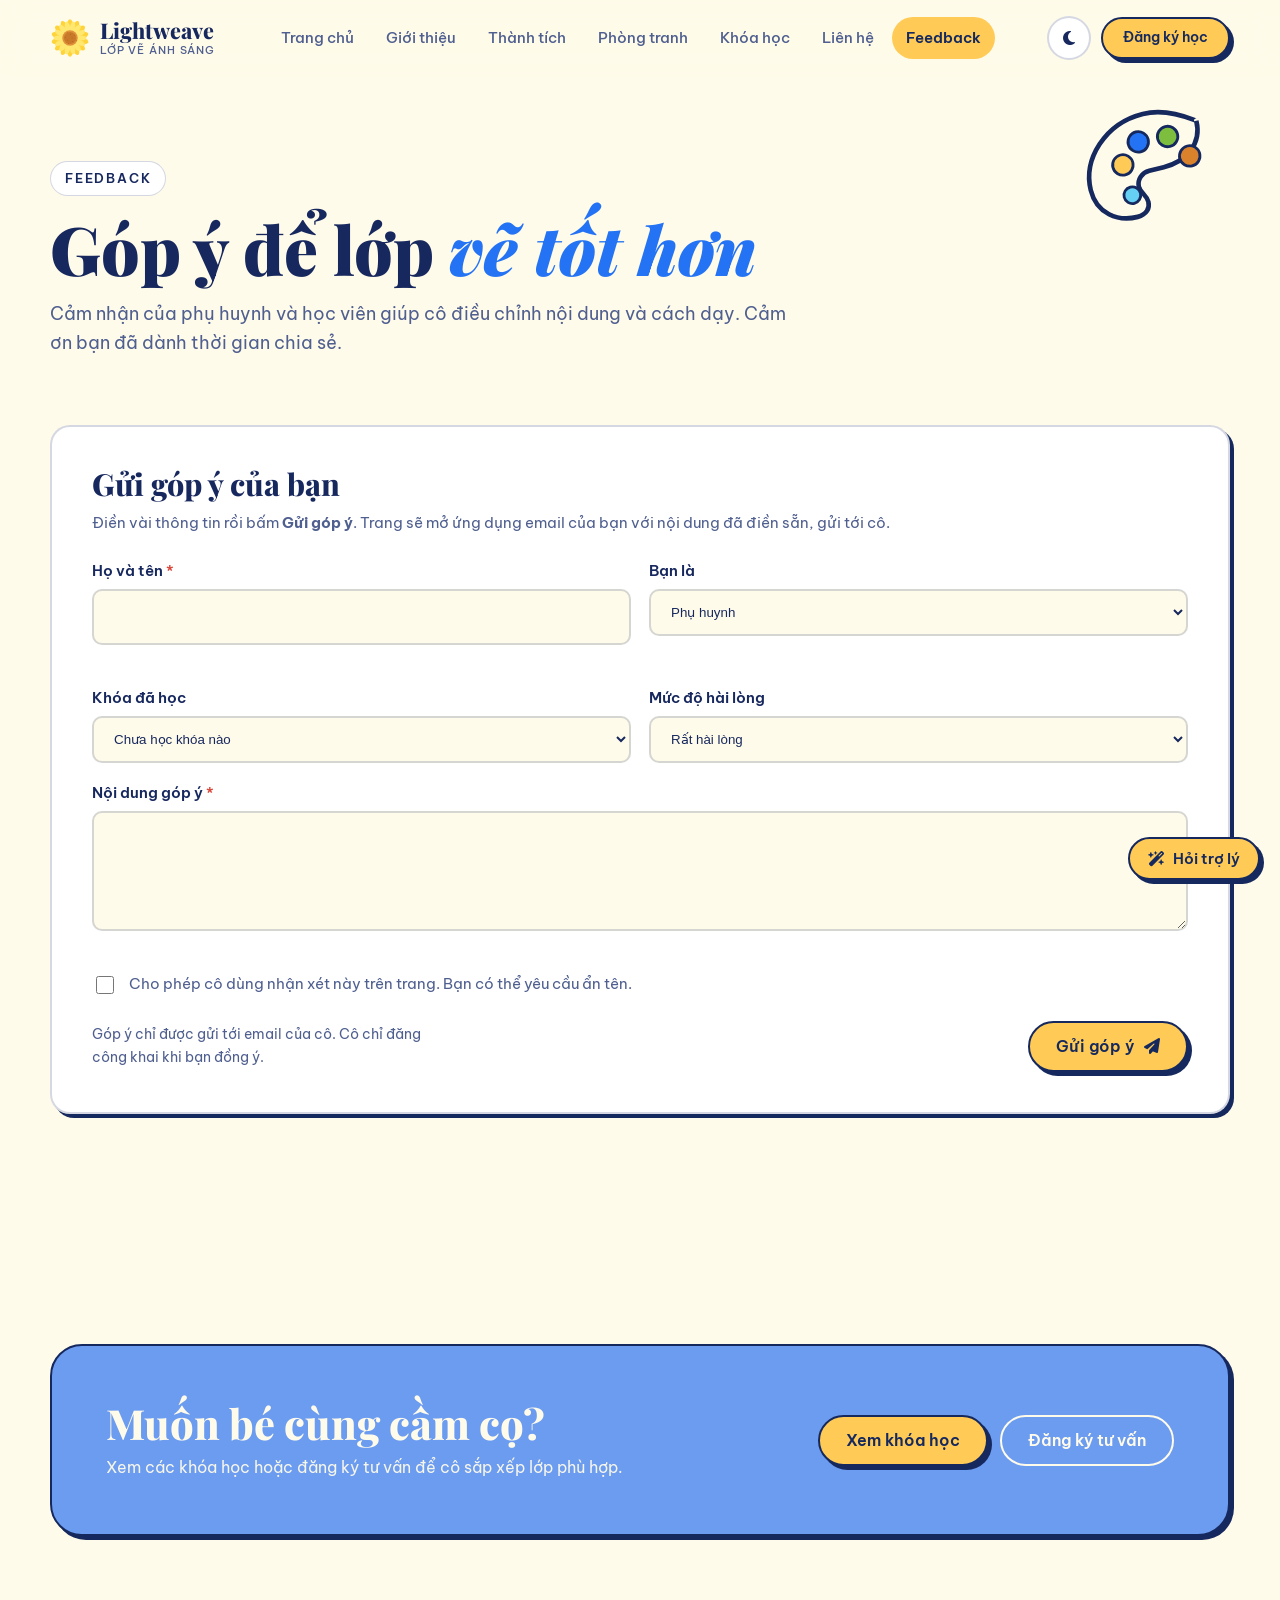
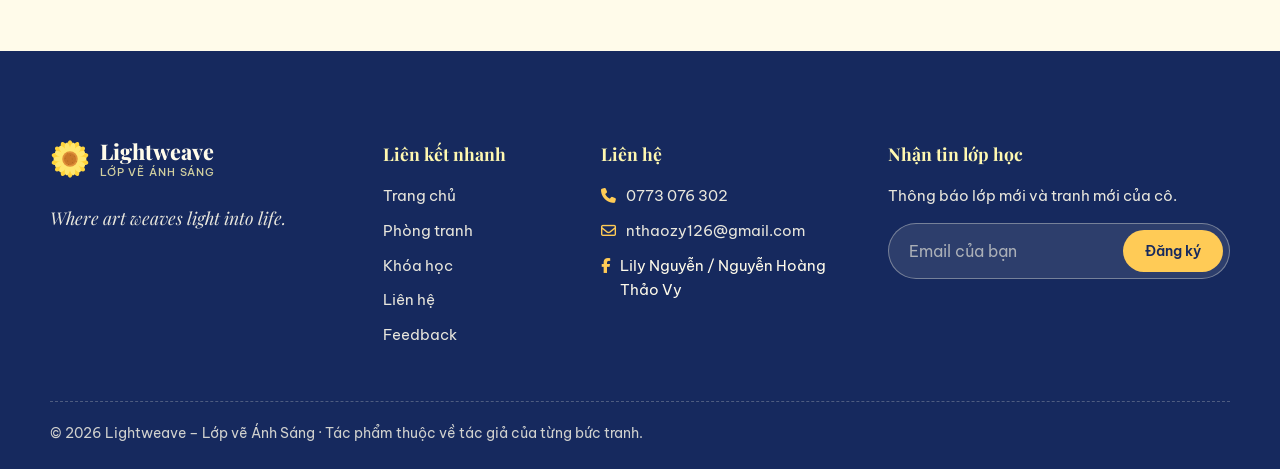
<file: feedback.html>
<!DOCTYPE html>
<html lang="vi">
<head>
  <meta charset="UTF-8" />
  <meta name="viewport" content="width=device-width, initial-scale=1" />
  <title>Feedback – Lightweave | Góp ý về lớp vẽ Ánh Sáng</title>
  <meta name="description" content="Gửi feedback về lớp vẽ Ánh Sáng của Lily Nguyễn. Cảm nhận của phụ huynh và học viên giúp cô điều chỉnh lớp học tốt hơn." />
  <meta name="theme-color" content="#6C9CF0" />
  <meta property="og:title" content="Feedback – Lightweave" />
  <meta property="og:type" content="website" />

  <script>
    (function () {
      try {
        var saved = localStorage.getItem('lightweave-theme');
        var dark = saved ? saved === 'dark' : window.matchMedia('(prefers-color-scheme: dark)').matches;
        document.documentElement.setAttribute('data-theme', dark ? 'dark' : 'light');
      } catch (e) { document.documentElement.setAttribute('data-theme', 'light'); }
    })();
  </script>

  <link rel="preconnect" href="https://fonts.googleapis.com" />
  <link rel="preconnect" href="https://fonts.gstatic.com" crossorigin />
  <link href="https://fonts.googleapis.com/css2?family=Be+Vietnam+Pro:wght@400;500;600;700&family=Playfair+Display:ital,wght@0,600;0,800;0,900;1,600;1,800&display=swap" rel="stylesheet" />
  <link rel="stylesheet" href="https://cdnjs.cloudflare.com/ajax/libs/font-awesome/6.5.1/css/all.min.css" />
  <link rel="stylesheet" href="style.css" />
  <link rel="stylesheet" href="pages.css" />
  <link rel="stylesheet" href="chat.css" />
</head>
<body>
  <a class="skip-link" href="#main">Bỏ qua đến nội dung chính</a>

  <header class="site-header" id="header">
    <div class="header-inner">
      <a href="index.html" class="logo" aria-label="Lightweave – về trang chủ">
        <span class="logo-mark js-logo" aria-hidden="true"></span>
        <span class="logo-text">Lightweave<small>Lớp vẽ Ánh Sáng</small></span>
      </a>
      <nav class="main-nav" id="mainNav" aria-label="Điều hướng chính">
        <ul>
          <li><a href="index.html" class="nav-link">Trang chủ</a></li>
          <li><a href="index.html#gioi-thieu" class="nav-link">Giới thiệu</a></li>
          <li><a href="index.html#thanh-tich" class="nav-link">Thành tích</a></li>
          <li><a href="gallery.html" class="nav-link">Phòng tranh</a></li>
          <li><a href="courses.html" class="nav-link">Khóa học</a></li>
          <li><a href="contact.html" class="nav-link">Liên hệ</a></li>
          <li><a href="feedback.html" class="nav-link is-active" aria-current="page">Feedback</a></li>
        </ul>
      </nav>
      <div class="header-actions">
        <button class="icon-btn" id="themeToggle" type="button" aria-label="Chuyển sang giao diện tối" aria-pressed="false">
          <i class="fa-solid fa-moon" aria-hidden="true"></i>
        </button>
        <a href="contact.html#form" class="btn btn-primary btn-sm header-cta">Đăng ký học</a>
        <button class="icon-btn menu-toggle" id="menuToggle" type="button" aria-label="Mở menu" aria-expanded="false" aria-controls="mainNav">
          <i class="fa-solid fa-bars" aria-hidden="true"></i>
        </button>
      </div>
    </div>
  </header>

  <main id="main">
    <section class="page-hero" aria-labelledby="feedbackTitle">
      <div class="container">
        <p class="eyebrow eyebrow-dark">Feedback</p>
        <h1 id="feedbackTitle" class="page-title">Góp ý để lớp <em>vẽ tốt hơn</em></h1>
        <p class="lead">Cảm nhận của phụ huynh và học viên giúp cô điều chỉnh nội dung và cách dạy. Cảm ơn bạn đã dành thời gian chia sẻ.</p>
      </div>
    </section>

    <section class="section" style="padding-top:24px" aria-label="Form gửi góp ý">
      <div class="container">
        <section class="form-card" id="form" aria-labelledby="fbFormTitle">
          <h2 id="fbFormTitle">Gửi góp ý của bạn</h2>
          <p>Điền vài thông tin rồi bấm <strong>Gửi góp ý</strong>. Trang sẽ mở ứng dụng email của bạn với nội dung đã điền sẵn, gửi tới cô.</p>

          <form id="feedbackForm" novalidate>
            <div class="form-grid">
              <div class="field">
                <label for="fbName">Họ và tên <span class="req" aria-hidden="true">*</span></label>
                <input id="fbName" name="name" type="text" autocomplete="name" required />
                <span class="err" aria-live="polite"></span>
              </div>
              <div class="field">
                <label for="fbRole">Bạn là</label>
                <select id="fbRole" name="role">
                  <option>Phụ huynh</option>
                  <option>Học viên</option>
                  <option>Khác</option>
                </select>
              </div>
              <div class="field">
                <label for="fbCourse">Khóa đã học</label>
                <select id="fbCourse" name="course">
                  <option value="none">Chưa học khóa nào</option>
                  <option value="c1">Khóa 1 · Cơ bản</option>
                  <option value="c2">Khóa 2 · Luyện thi</option>
                  <option value="c3">Khóa 3 · 1 kèm 1</option>
                  <option value="other">Khác</option>
                </select>
              </div>
              <div class="field">
                <label for="fbRating">Mức độ hài lòng</label>
                <select id="fbRating" name="rating">
                  <option>Rất hài lòng</option>
                  <option>Hài lòng</option>
                  <option>Bình thường</option>
                  <option>Chưa hài lòng</option>
                </select>
              </div>
              <div class="field full">
                <label for="fbMessage">Nội dung góp ý <span class="req" aria-hidden="true">*</span></label>
                <textarea id="fbMessage" name="message" rows="5" required></textarea>
                <span class="err" aria-live="polite"></span>
              </div>
              <label class="check">
                <input id="fbPublish" name="publish" type="checkbox" />
                <span>Cho phép cô dùng nhận xét này trên trang. Bạn có thể yêu cầu ẩn tên.</span>
              </label>
            </div>
            <div class="form-actions">
              <p class="form-note">Góp ý chỉ được gửi tới email của cô. Cô chỉ đăng công khai khi bạn đồng ý.</p>
              <button class="btn btn-primary" type="submit">Gửi góp ý <i class="fa-solid fa-paper-plane" aria-hidden="true"></i></button>
            </div>
          </form>
        </section>
      </div>
    </section>

    <section class="section" aria-label="Đăng ký học">
      <div class="container">
        <div class="cta-banner">
          <div>
            <h2>Muốn bé cùng cầm cọ?</h2>
            <p>Xem các khóa học hoặc đăng ký tư vấn để cô sắp xếp lớp phù hợp.</p>
          </div>
          <div class="actions">
            <a href="courses.html" class="btn btn-primary">Xem khóa học</a>
            <a href="contact.html#form" class="btn btn-ghost">Đăng ký tư vấn</a>
          </div>
        </div>
      </div>
    </section>
  </main>

  <footer class="site-footer" id="lien-he">
    <div class="container footer-grid">
      <div class="footer-brand">
        <a href="index.html" class="logo" aria-label="Lightweave – về trang chủ">
          <span class="logo-mark js-logo" aria-hidden="true"></span>
          <span class="logo-text">Lightweave<small>Lớp vẽ Ánh Sáng</small></span>
        </a>
        <p>Where art weaves light into life.</p>
      </div>

      <nav class="footer-col" aria-label="Liên kết nhanh">
        <h3>Liên kết nhanh</h3>
        <ul>
          <li><a href="index.html">Trang chủ</a></li>
          <li><a href="gallery.html">Phòng tranh</a></li>
          <li><a href="courses.html">Khóa học</a></li>
          <li><a href="contact.html">Liên hệ</a></li>
          <li><a href="feedback.html">Feedback</a></li>
        </ul>
      </nav>

      <div class="footer-col">
        <h3>Liên hệ</h3>
        <ul class="contact-list">
          <li><i class="fa-solid fa-phone" aria-hidden="true"></i> <a href="tel:0773076302">0773 076 302</a></li>
          <li><i class="fa-regular fa-envelope" aria-hidden="true"></i> <a href="mailto:nthaozy126@gmail.com">nthaozy126@gmail.com</a></li>
          <li><i class="fa-brands fa-facebook-f" aria-hidden="true"></i> Lily Nguyễn / Nguyễn Hoàng Thảo Vy</li>
        </ul>
      </div>

      <div class="footer-col newsletter">
        <h3>Nhận tin lớp học</h3>
        <p>Thông báo lớp mới và tranh mới của cô.</p>
        <form id="newsletterForm" novalidate>
          <label for="newsletterEmail" class="visually-hidden">Email của bạn</label>
          <div class="newsletter-field">
            <input id="newsletterEmail" type="email" placeholder="Email của bạn" autocomplete="email" required />
            <button type="submit" class="btn btn-primary btn-sm">Đăng ký</button>
          </div>
          <p class="form-msg" id="newsletterMsg" role="status" aria-live="polite"></p>
        </form>
      </div>
    </div>
    <div class="container footer-bottom">
      <p>© <span id="year">2026</span> Lightweave – Lớp vẽ Ánh Sáng · Tác phẩm thuộc về tác giả của từng bức tranh.</p>
    </div>
  </footer>

  <dialog class="modal" id="modal" aria-labelledby="modalTitle">
    <button class="modal-close" id="modalClose" type="button" aria-label="Đóng"><i class="fa-solid fa-xmark" aria-hidden="true"></i></button>
    <div class="modal-body" id="modalBody"></div>
  </dialog>

  <div class="toast" id="toast" role="status" aria-live="polite"></div>

  <script src="script.js"></script>
</body>
</html>
</file>
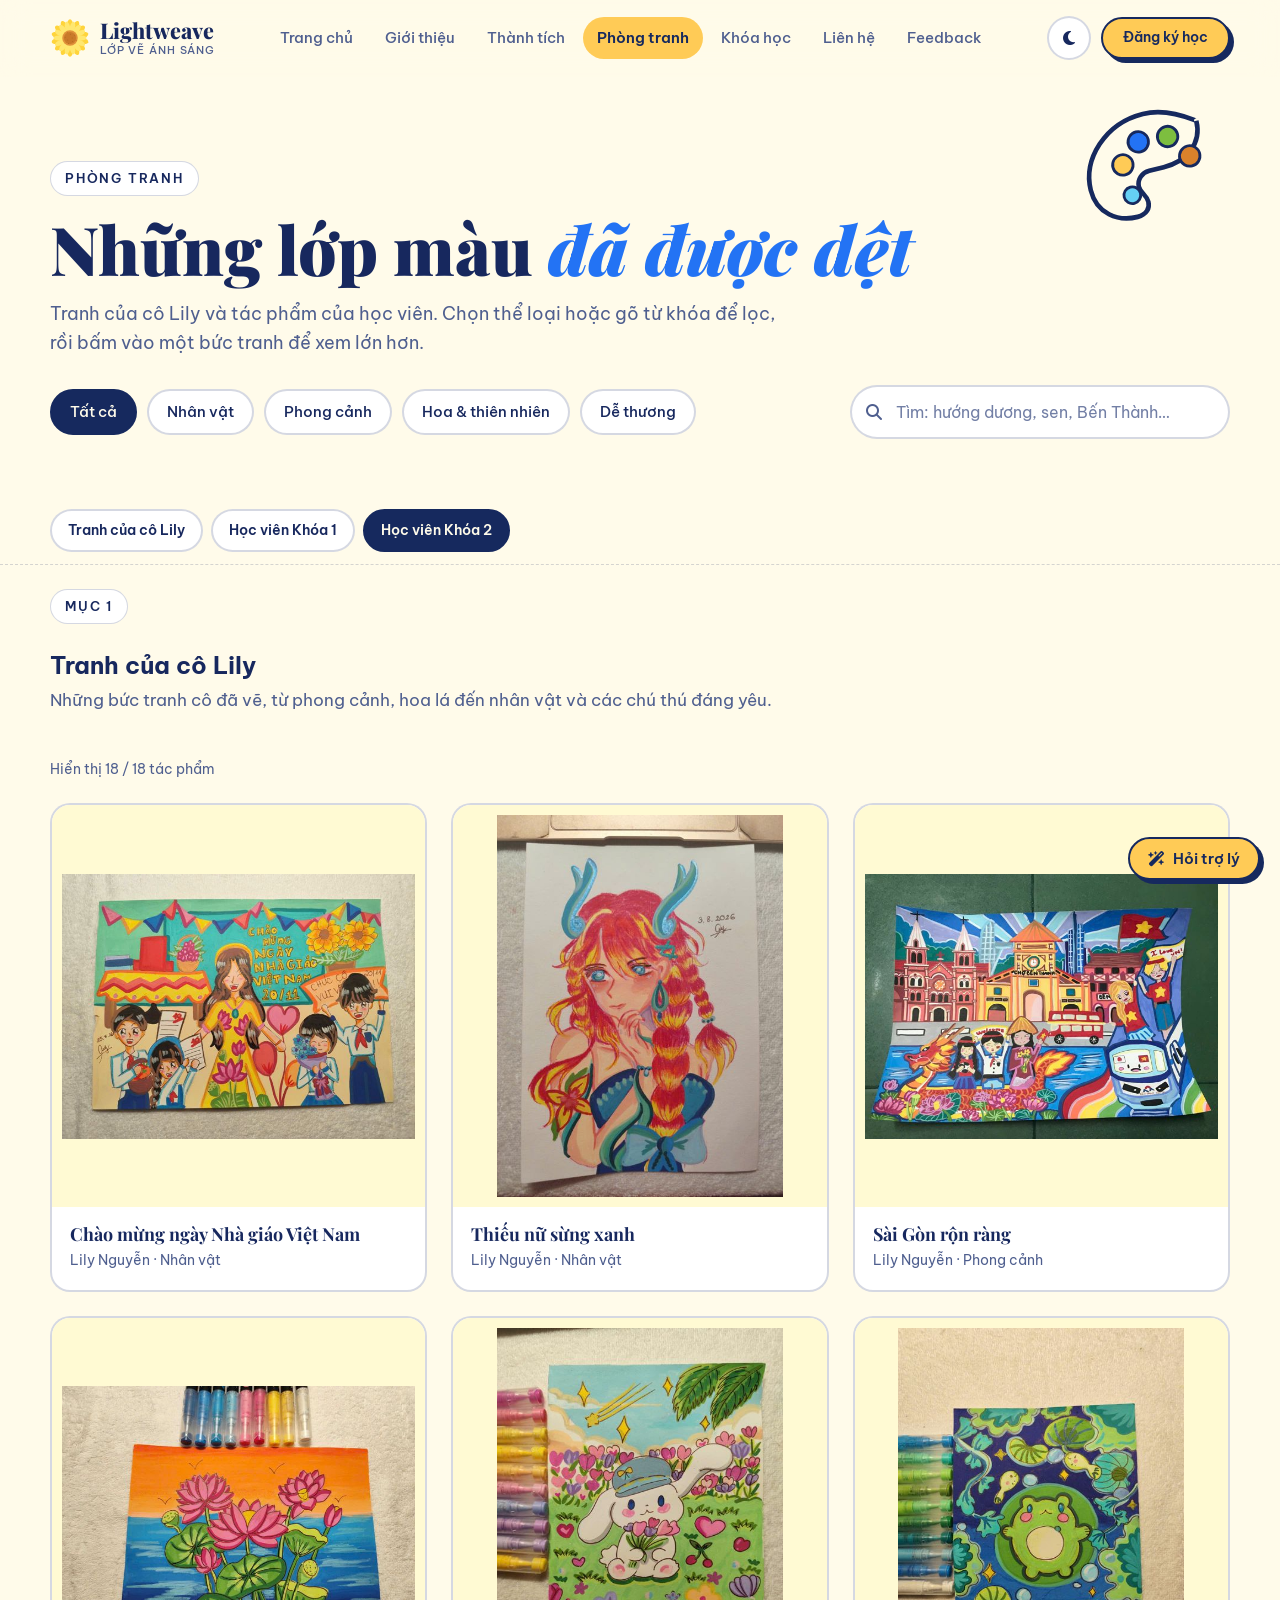
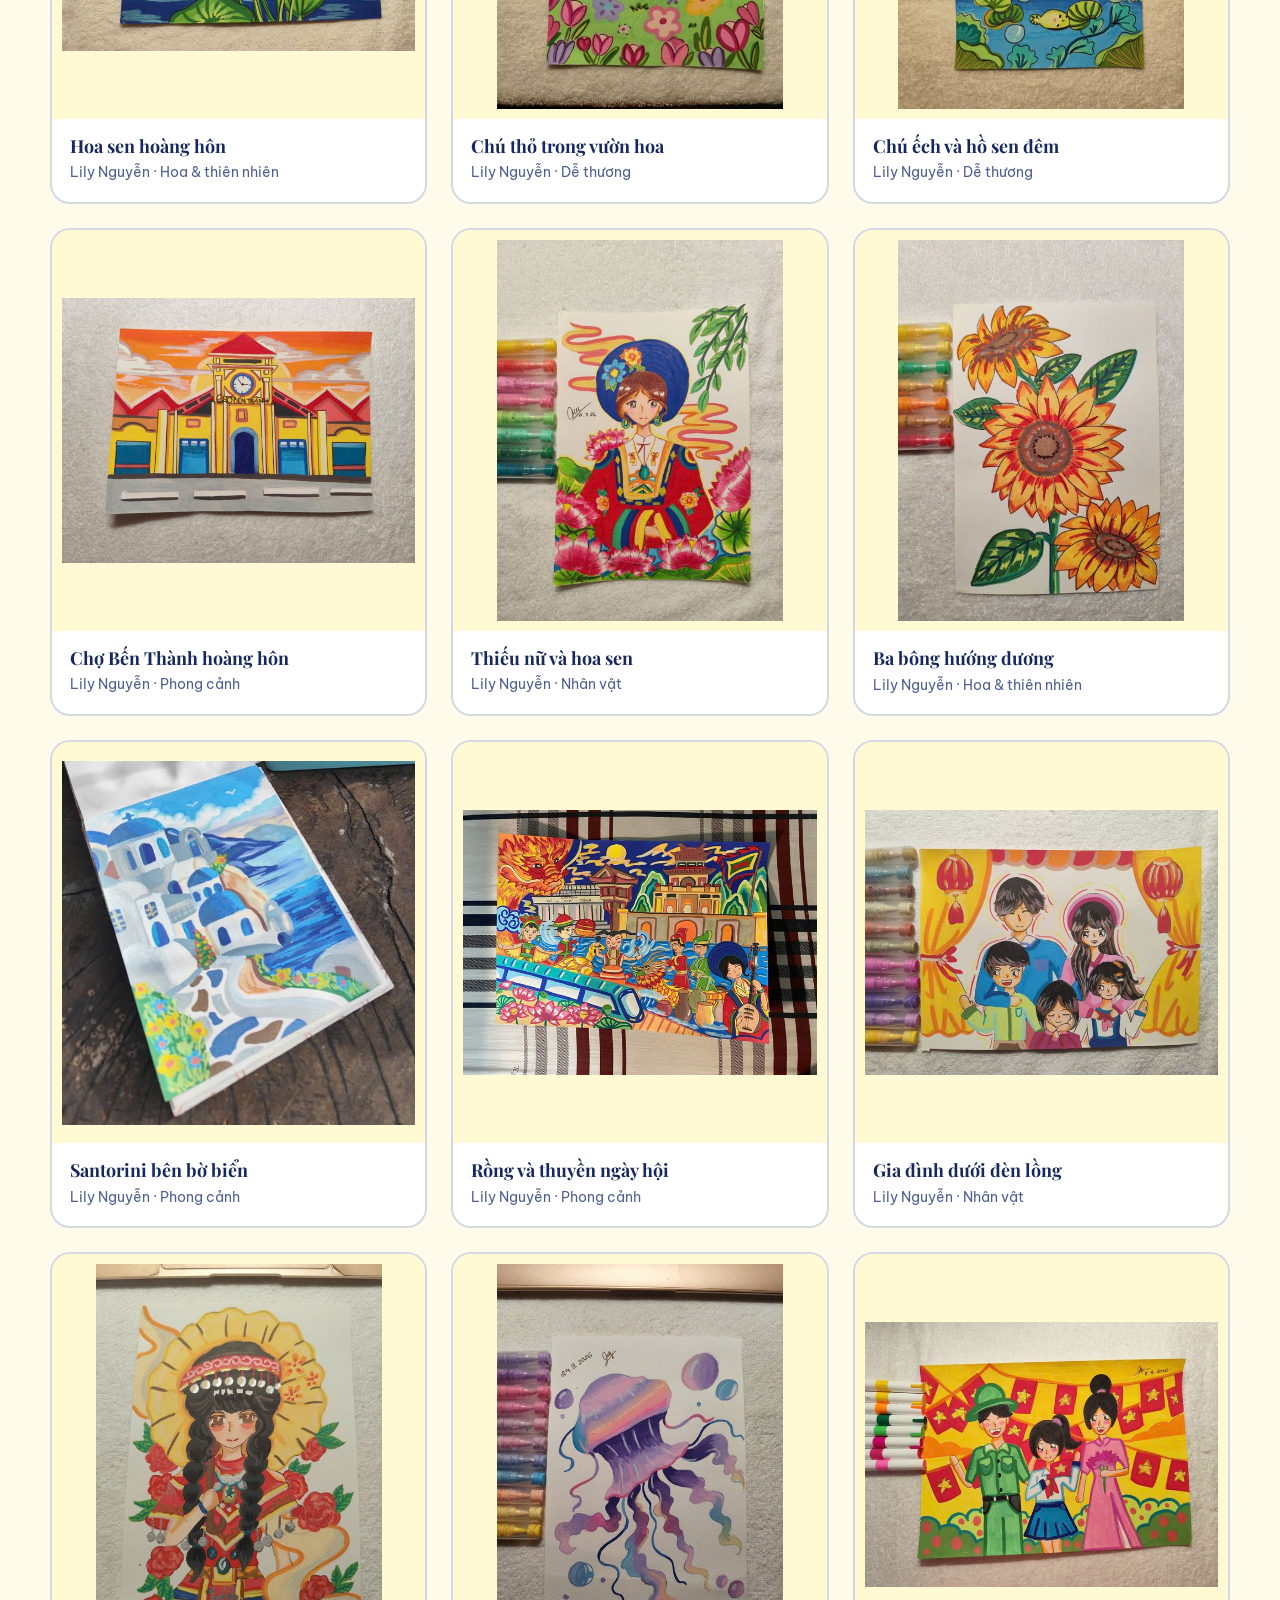
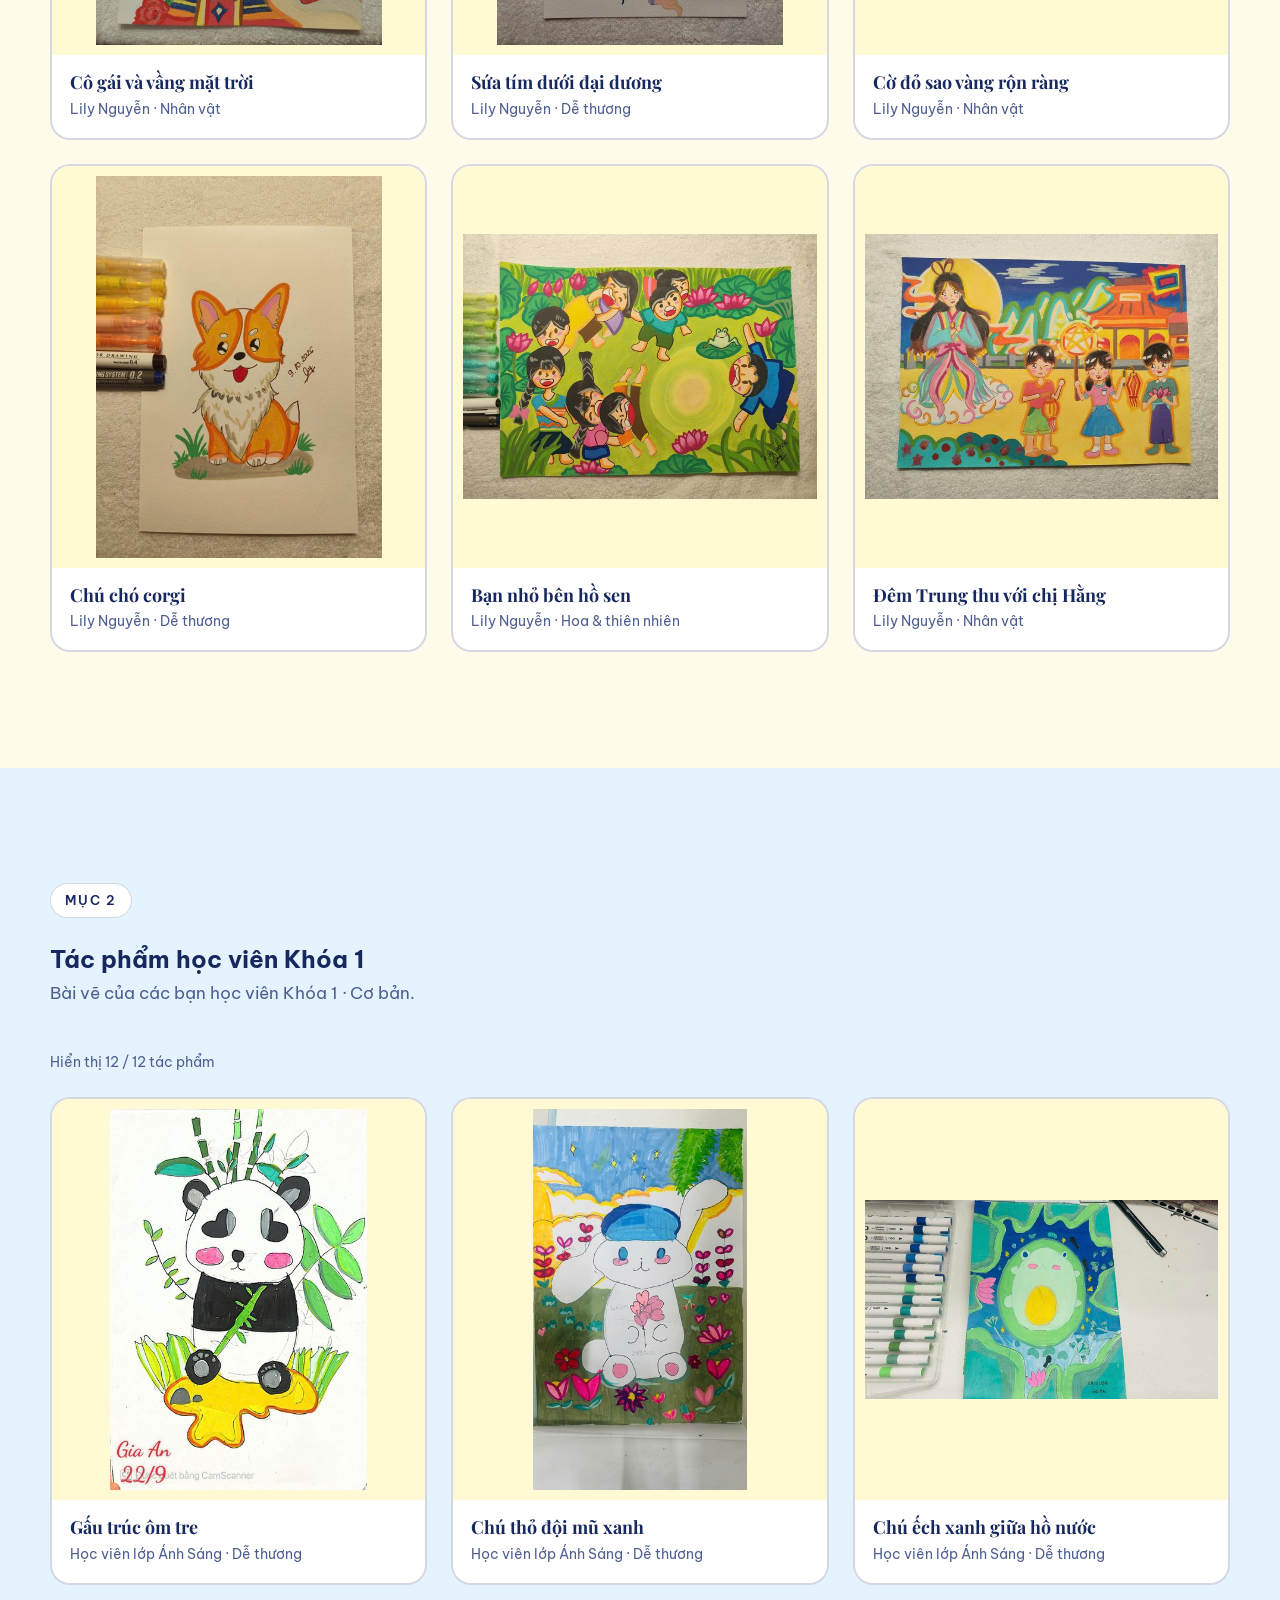
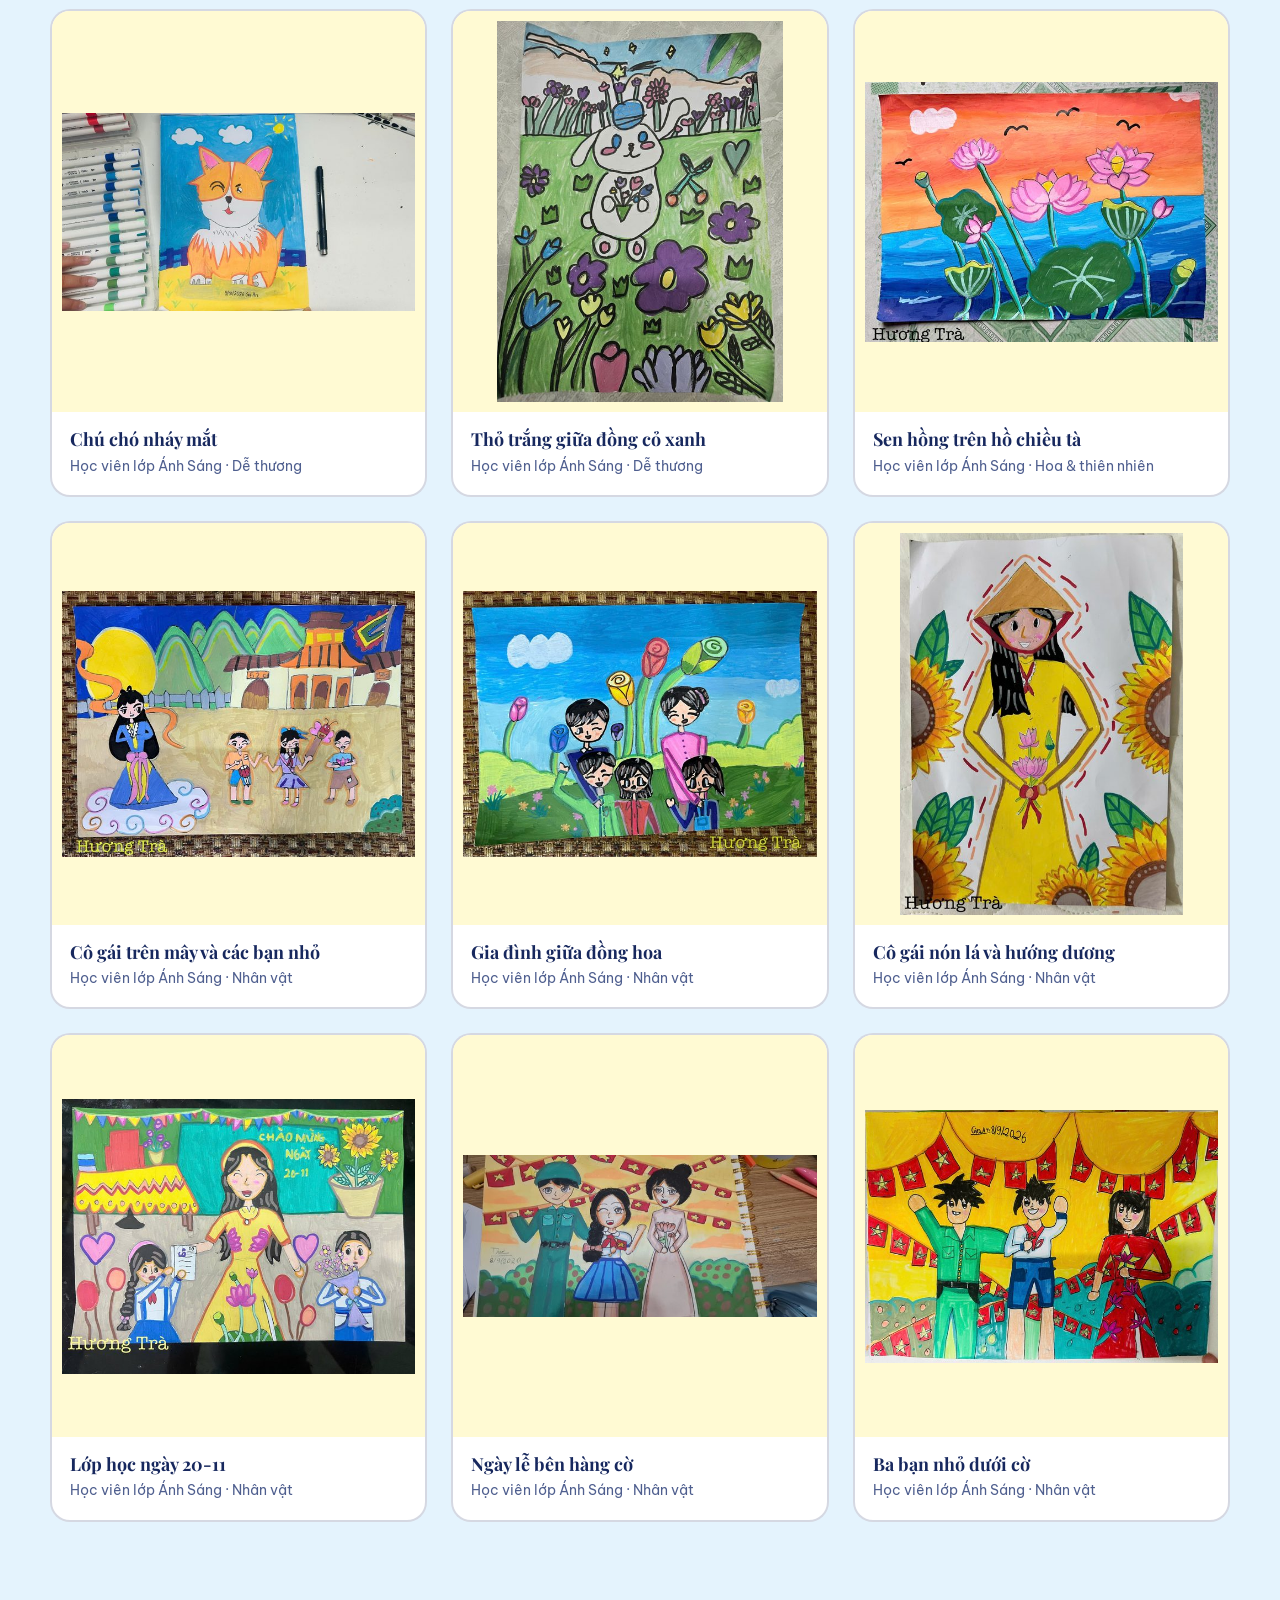
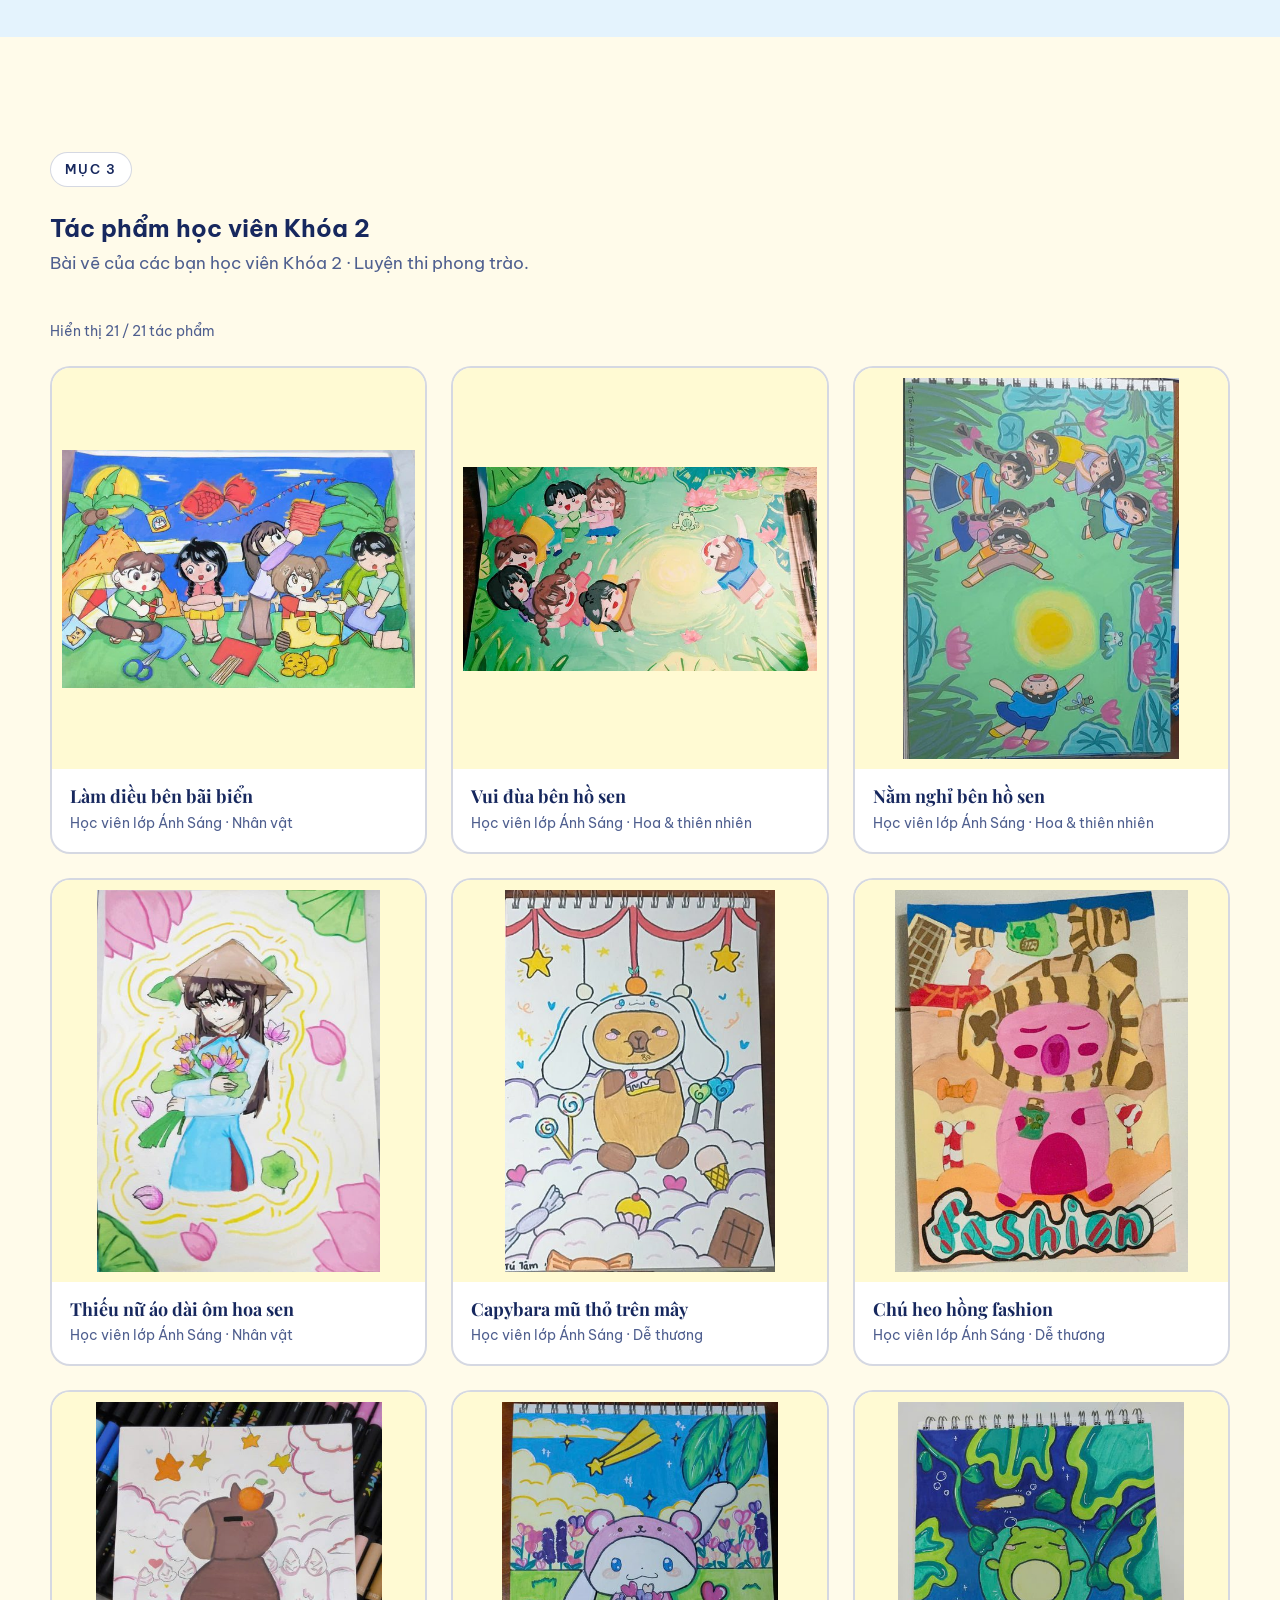
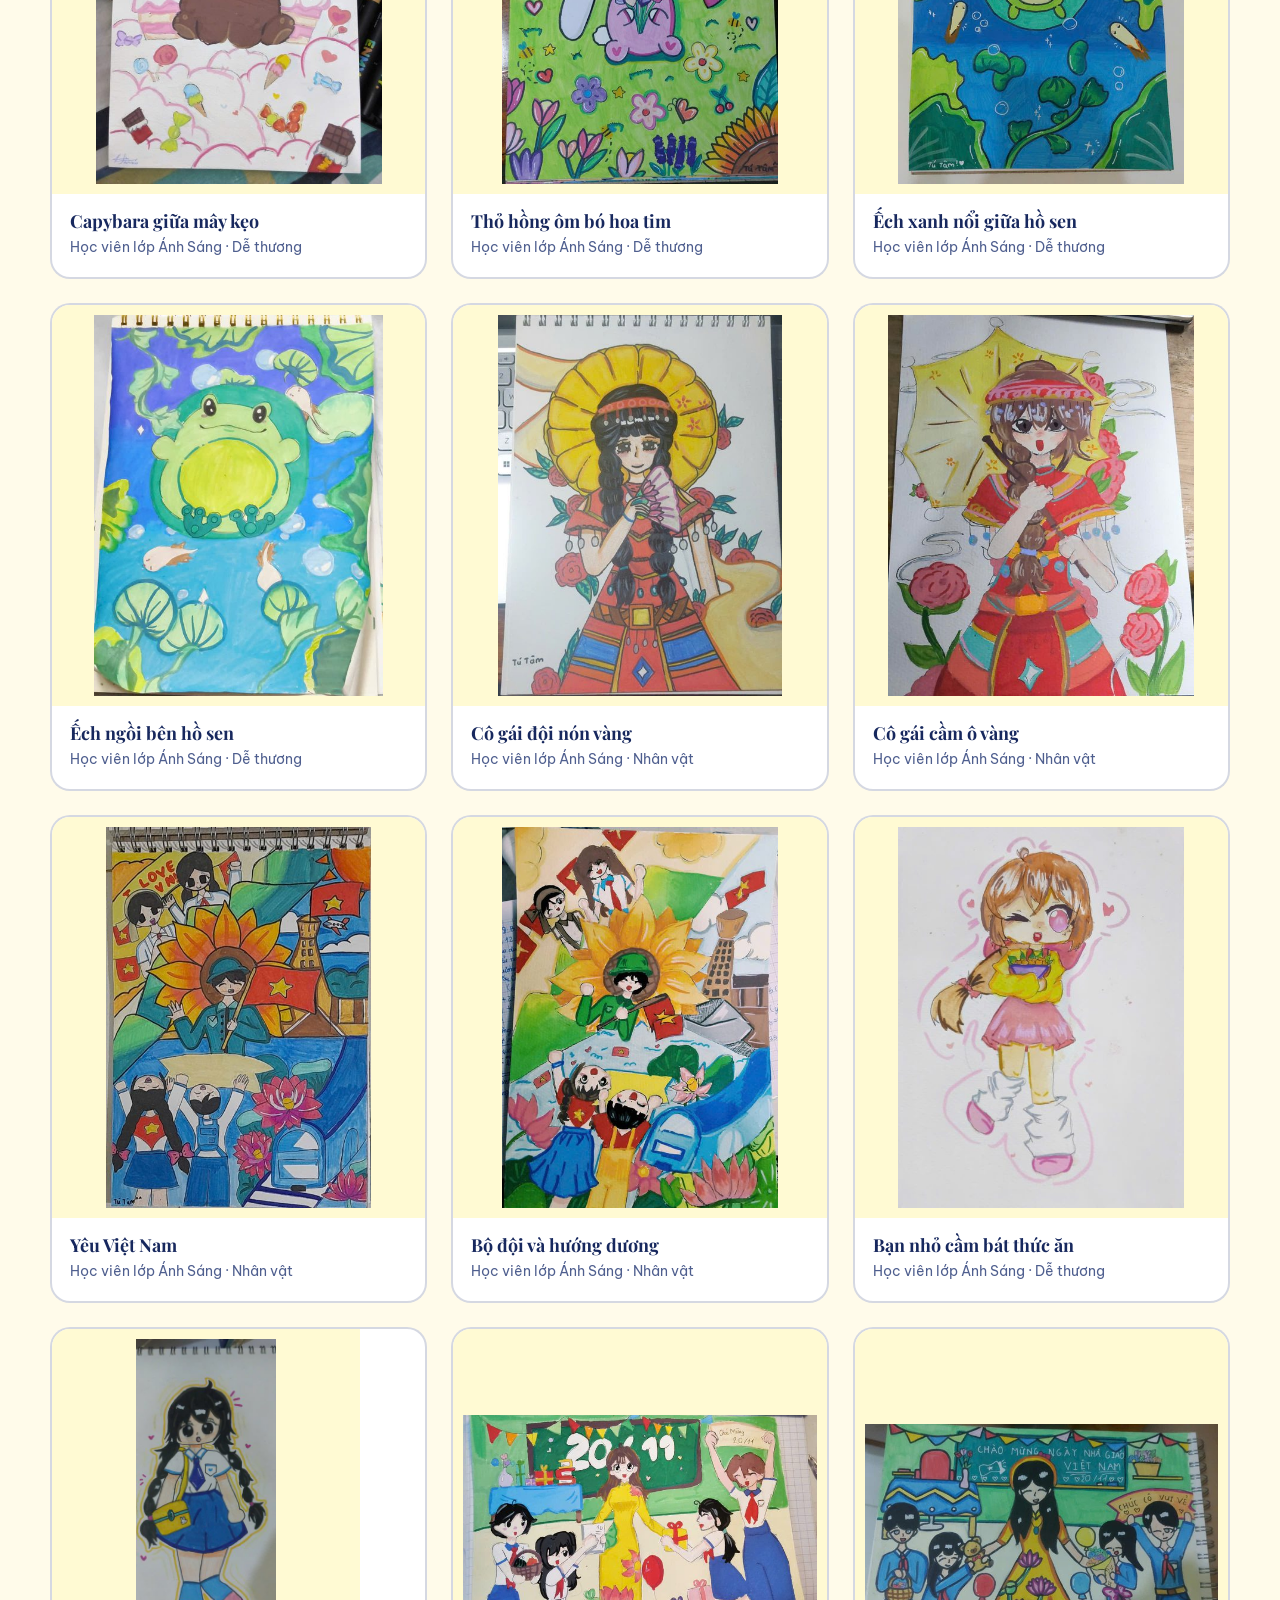
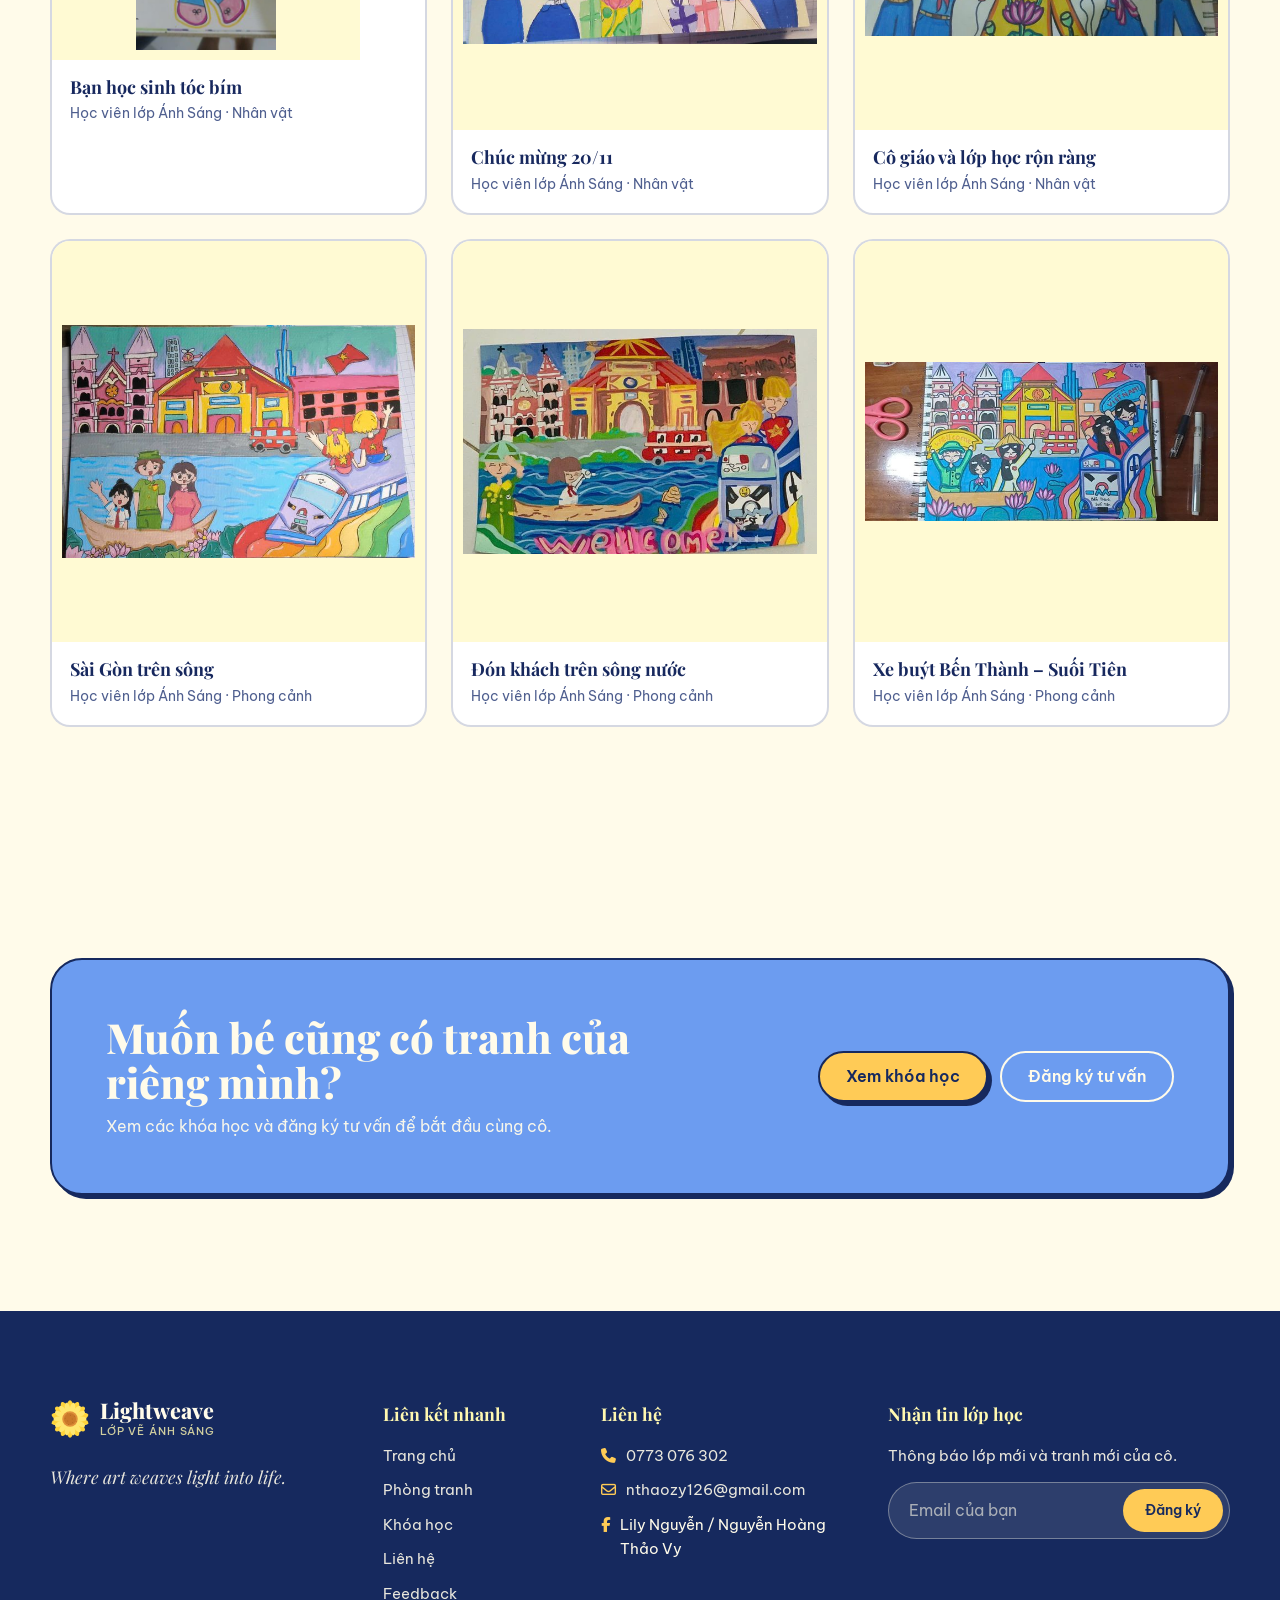
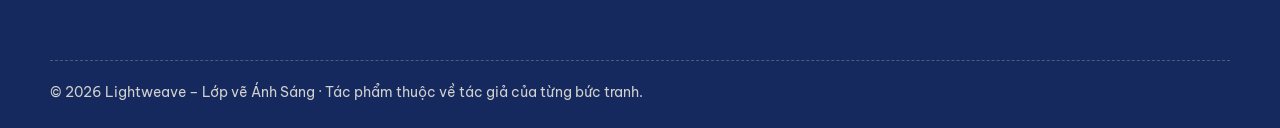
<file: gallery.html>
<!DOCTYPE html>
<html lang="vi">
<head>
  <meta charset="UTF-8" />
  <meta name="viewport" content="width=device-width, initial-scale=1" />
  <title>Phòng tranh – Lightweave | Tranh của cô Lily và tác phẩm học viên</title>
  <meta name="description" content="Phòng tranh của Lily Nguyễn: tranh màu nước, gouache và các tác phẩm của học viên lớp Lớp vẽ Ánh Sáng. Lọc theo thể loại hoặc tìm theo từ khóa." />
  <meta name="theme-color" content="#6C9CF0" />
  <meta property="og:title" content="Phòng tranh – Lightweave" />
  <meta property="og:type" content="website" />

  <script>
    (function () {
      try {
        var saved = localStorage.getItem('lightweave-theme');
        var dark = saved ? saved === 'dark' : window.matchMedia('(prefers-color-scheme: dark)').matches;
        document.documentElement.setAttribute('data-theme', dark ? 'dark' : 'light');
      } catch (e) { document.documentElement.setAttribute('data-theme', 'light'); }
    })();
  </script>

  <link rel="preconnect" href="https://fonts.googleapis.com" />
  <link rel="preconnect" href="https://fonts.gstatic.com" crossorigin />
  <link href="https://fonts.googleapis.com/css2?family=Be+Vietnam+Pro:wght@400;500;600;700&family=Playfair+Display:ital,wght@0,600;0,800;0,900;1,600;1,800&display=swap" rel="stylesheet" />
  <link rel="stylesheet" href="https://cdnjs.cloudflare.com/ajax/libs/font-awesome/6.5.1/css/all.min.css" />
  <link rel="stylesheet" href="style.css" />
  <link rel="stylesheet" href="pages.css" />
  <link rel="stylesheet" href="chat.css" />
</head>
<body>
  <a class="skip-link" href="#main">Bỏ qua đến nội dung chính</a>

  <header class="site-header" id="header">
    <div class="header-inner">
      <a href="index.html" class="logo" aria-label="Lightweave – về trang chủ">
        <span class="logo-mark js-logo" aria-hidden="true"></span>
        <span class="logo-text">Lightweave<small>Lớp vẽ Ánh Sáng</small></span>
      </a>
      <nav class="main-nav" id="mainNav" aria-label="Điều hướng chính">
        <ul>
          <li><a href="index.html" class="nav-link">Trang chủ</a></li>
          <li><a href="index.html#gioi-thieu" class="nav-link">Giới thiệu</a></li>
          <li><a href="index.html#thanh-tich" class="nav-link">Thành tích</a></li>
          <li><a href="gallery.html" class="nav-link is-active" aria-current="page">Phòng tranh</a></li>
          <li><a href="courses.html" class="nav-link">Khóa học</a></li>
          <li><a href="contact.html" class="nav-link">Liên hệ</a></li>
          <li><a href="feedback.html" class="nav-link">Feedback</a></li>
        </ul>
      </nav>
      <div class="header-actions">
        <button class="icon-btn" id="themeToggle" type="button" aria-label="Chuyển sang giao diện tối" aria-pressed="false">
          <i class="fa-solid fa-moon" aria-hidden="true"></i>
        </button>
        <a href="contact.html" class="btn btn-primary btn-sm header-cta">Đăng ký học</a>
        <button class="icon-btn menu-toggle" id="menuToggle" type="button" aria-label="Mở menu" aria-expanded="false" aria-controls="mainNav">
          <i class="fa-solid fa-bars" aria-hidden="true"></i>
        </button>
      </div>
    </div>
  </header>

  <main id="main">
    <!-- ===================== TIÊU ĐỀ + THANH LỌC ===================== -->
    <section class="page-hero" aria-labelledby="galleryTitle">
      <div class="container">
        <p class="eyebrow eyebrow-dark">Phòng tranh</p>
        <h1 id="galleryTitle" class="page-title">Những lớp màu <em>đã được dệt</em></h1>
        <p class="lead">Tranh của cô Lily và tác phẩm của học viên. Chọn thể loại hoặc gõ từ khóa để lọc, rồi bấm vào một bức tranh để xem lớn hơn.</p>

        <div class="toolbar" style="margin-top:28px">
          <div class="chips" id="galleryFilters" role="group" aria-label="Lọc theo thể loại"></div>
          <div class="search">
            <i class="fa-solid fa-magnifying-glass" aria-hidden="true"></i>
            <label for="gallerySearch" class="visually-hidden">Tìm tranh</label>
            <input id="gallerySearch" type="search" placeholder="Tìm: hướng dương, sen, Bến Thành…" autocomplete="off" />
          </div>
        </div>
      </div>
    </section>

    <!-- Thanh chọn mục: dính dưới menu khi cuộn để chuyển nhanh giữa các mục -->
    <nav class="subnav subnav-sticky" aria-label="Chọn mục trong phòng tranh">
      <div class="container subnav-inner">
        <a href="#tranh-co">Tranh của cô Lily</a>
        <a href="#hoc-vien-k1">Học viên Khóa 1</a>
        <a href="#hoc-vien-k2">Học viên Khóa 2</a>
      </div>
    </nav>

    <!-- ===================== MỤC 1: TRANH CỦA CÔ LILY ===================== -->
    <section class="section" id="tranh-co" aria-labelledby="tcTitle" style="padding-top:24px">
      <div class="container">
        <header class="section-head-left">
          <p class="eyebrow eyebrow-dark">Mục 1</p>
          <h2 id="tcTitle">Tranh của cô Lily</h2>
          <p class="section-lead">Những bức tranh cô đã vẽ, từ phong cảnh, hoa lá đến nhân vật và các chú thú đáng yêu.</p>
        </header>
        <p class="result-count" id="teacherCount" aria-live="polite"></p>
        <div class="art-grid" id="teacherGrid"></div>
        <div class="empty-state" id="teacherEmpty" hidden>
          <p>Chưa có tranh nào khớp với bộ lọc.</p>
          <button class="btn btn-ghost btn-sm js-reset" type="button">Xóa bộ lọc</button>
        </div>
      </div>
    </section>

    <!-- ===================== MỤC 2: HỌC VIÊN KHÓA 1 ===================== -->
    <section class="section section-tint" id="hoc-vien-k1" aria-labelledby="k1Title">
      <div class="container">
        <header class="section-head-left">
          <p class="eyebrow eyebrow-dark">Mục 2</p>
          <h2 id="k1Title">Tác phẩm học viên Khóa 1</h2>
          <p class="section-lead">Bài vẽ của các bạn học viên Khóa 1 · Cơ bản.</p>
        </header>
        <p class="result-count" data-course-count="c1" aria-live="polite"></p>
        <div class="art-grid" data-course-grid="c1"></div>
        <div class="empty-state" data-course-empty="c1" hidden>
          <p>Chưa có tác phẩm nào khớp với bộ lọc.</p>
          <button class="btn btn-ghost btn-sm js-reset" type="button">Xóa bộ lọc</button>
        </div>
      </div>
    </section>

    <!-- ===================== MỤC 3: HỌC VIÊN KHÓA 2 ===================== -->
    <section class="section" id="hoc-vien-k2" aria-labelledby="k2Title">
      <div class="container">
        <header class="section-head-left">
          <p class="eyebrow eyebrow-dark">Mục 3</p>
          <h2 id="k2Title">Tác phẩm học viên Khóa 2</h2>
          <p class="section-lead">Bài vẽ của các bạn học viên Khóa 2 · Luyện thi phong trào.</p>
        </header>
        <p class="result-count" data-course-count="c2" aria-live="polite"></p>
        <div class="art-grid" data-course-grid="c2"></div>
        <div class="empty-state" data-course-empty="c2" hidden>
          <p>Chưa có tác phẩm nào khớp với bộ lọc.</p>
          <button class="btn btn-ghost btn-sm js-reset" type="button">Xóa bộ lọc</button>
        </div>
      </div>
    </section>

    <!-- ===================== KÊU GỌI ===================== -->
    <section class="section" aria-label="Đăng ký học">
      <div class="container">
        <div class="cta-banner">
          <div>
            <h2>Muốn bé cũng có tranh của riêng mình?</h2>
            <p>Xem các khóa học và đăng ký tư vấn để bắt đầu cùng cô.</p>
          </div>
          <div class="actions">
            <a href="courses.html" class="btn btn-primary">Xem khóa học</a>
            <a href="contact.html#form" class="btn btn-ghost">Đăng ký tư vấn</a>
          </div>
        </div>
      </div>
    </section>
  </main>

  <footer class="site-footer" id="lien-he">
    <div class="container footer-grid">
      <div class="footer-brand">
        <a href="index.html" class="logo" aria-label="Lightweave – về trang chủ">
          <span class="logo-mark js-logo" aria-hidden="true"></span>
          <span class="logo-text">Lightweave<small>Lớp vẽ Ánh Sáng</small></span>
        </a>
        <p>Where art weaves light into life.</p>
      </div>

      <nav class="footer-col" aria-label="Liên kết nhanh">
        <h3>Liên kết nhanh</h3>
        <ul>
          <li><a href="index.html">Trang chủ</a></li>
          <li><a href="gallery.html">Phòng tranh</a></li>
          <li><a href="courses.html">Khóa học</a></li>
          <li><a href="contact.html">Liên hệ</a></li>
          <li><a href="feedback.html">Feedback</a></li>
        </ul>
      </nav>

      <div class="footer-col">
        <h3>Liên hệ</h3>
        <ul class="contact-list">
          <li><i class="fa-solid fa-phone" aria-hidden="true"></i> <a href="tel:0773076302">0773 076 302</a></li>
          <li><i class="fa-regular fa-envelope" aria-hidden="true"></i> <a href="mailto:nthaozy126@gmail.com">nthaozy126@gmail.com</a></li>
          <li><i class="fa-brands fa-facebook-f" aria-hidden="true"></i> Lily Nguyễn / Nguyễn Hoàng Thảo Vy</li>
        </ul>
      </div>

      <div class="footer-col newsletter">
        <h3>Nhận tin lớp học</h3>
        <p>Thông báo lớp mới và tranh mới của cô.</p>
        <form id="newsletterForm" novalidate>
          <label for="newsletterEmail" class="visually-hidden">Email của bạn</label>
          <div class="newsletter-field">
            <input id="newsletterEmail" type="email" placeholder="Email của bạn" autocomplete="email" required />
            <button type="submit" class="btn btn-primary btn-sm">Đăng ký</button>
          </div>
          <p class="form-msg" id="newsletterMsg" role="status" aria-live="polite"></p>
        </form>
      </div>
    </div>
    <div class="container footer-bottom">
      <p>© <span id="year">2026</span> Lightweave – Lớp vẽ Ánh Sáng · Tác phẩm thuộc về tác giả của từng bức tranh.</p>
    </div>
  </footer>

  <dialog class="modal" id="modal" aria-labelledby="modalTitle">
    <button class="modal-close" id="modalClose" type="button" aria-label="Đóng"><i class="fa-solid fa-xmark" aria-hidden="true"></i></button>
    <div class="modal-body" id="modalBody"></div>
  </dialog>

  <div class="toast" id="toast" role="status" aria-live="polite"></div>

  <script src="script.js"></script>
</body>
</html>
</file>
<file: style.css>
/* =====================================================
   LIGHTWEAVE – Lớp vẽ Ánh Sáng
   Phong cách Academic/Editorial: serif, bố cục cột, tông kem – xanh trời – vàng hướng dương
   ===================================================== */

/* ---------- 1. DESIGN TOKENS ---------- */
:root {
  /* Bảng màu gốc (lấy từ ảnh bìa) */
  --butter: #FFF8B0;
  --butter-soft: #FFFAD3;
  --sun: #FFCB56;
  --sky: #65D0F4;
  --blue: #2373F4;
  --periwinkle: #6C9CF0;
  --navy: #16295E;
  --cream: #FFFBEA;
  --orange: #D9822B;
  --leaf: #7DBE3F;

  /* Token theo theme (chế độ sáng) */
  --bg: var(--cream);
  --surface: #FFFFFF;
  --surface-2: var(--butter-soft);
  --tint: #E4F3FD;
  --text: #17285E;
  --muted: #4F5F8F;
  --line: rgba(23, 40, 94, 0.18);
  --hero-bg: var(--periwinkle);
  --hero-text: var(--cream);
  --hero-shadow: #2A5DC4;
  --hard-shadow: 4px 4px 0 var(--navy);
  --focus: var(--blue);

  /* Typography */
  --font-display: 'Playfair Display', Georgia, 'Times New Roman', serif;
  --font-body: 'Be Vietnam Pro', system-ui, -apple-system, 'Segoe UI', Roboto, sans-serif;

  /* Bo góc & khoảng cách */
  --radius-sm: 10px;
  --radius-md: 20px;
  --radius-lg: 32px;
  --radius-pill: 999px;
  --gap: 24px;
  --header-h: 76px;
  --max-w: 1180px;

  --ease: 0.3s ease;
}

[data-theme="dark"] {
  --bg: #0E1A3A;
  --surface: #162652;
  --surface-2: #1C3068;
  --tint: #12214A;
  --text: #FFF6D6;
  --muted: #AEBBE3;
  --line: rgba(255, 248, 176, 0.22);
  --hero-bg: var(--blue);
  --hero-text: var(--cream);
  --hero-shadow: #0F3FA0;
  --hard-shadow: 4px 4px 0 #050B1E;
  --focus: var(--sun);
}

/* ---------- 2. RESET & BASE ---------- */
*, *::before, *::after { box-sizing: border-box; }
html { scroll-behavior: smooth; -webkit-text-size-adjust: 100%; }
body {
  margin: 0;
  font-family: var(--font-body);
  font-size: 1rem;
  line-height: 1.65;
  color: var(--text);
  background: var(--bg);
  transition: background-color var(--ease), color var(--ease);
}
img, svg { max-width: 100%; display: block; }
a { color: inherit; text-decoration: none; }
ul { list-style: none; margin: 0; padding: 0; }
h1, h2, h3, p, figure, blockquote { margin: 0; }
button, input { font: inherit; color: inherit; }
button { cursor: pointer; }

:focus-visible { outline: 3px solid var(--focus); outline-offset: 3px; border-radius: 6px; }
section[id], footer[id] { scroll-margin-top: calc(var(--header-h) + 8px); }

.container { width: min(100% - 40px, var(--max-w)); margin-inline: auto; }
.visually-hidden {
  position: absolute; width: 1px; height: 1px; overflow: hidden;
  clip: rect(0 0 0 0); white-space: nowrap; border: 0; padding: 0; margin: -1px;
}
.skip-link {
  position: absolute; left: 12px; top: -60px; z-index: 200;
  background: var(--sun); color: var(--navy); padding: 10px 16px; border-radius: var(--radius-pill);
  font-weight: 600; transition: top var(--ease);
}
.skip-link:focus { top: 12px; }

/* ---------- 3. NÚT BẤM ---------- */
.btn {
  display: inline-flex; align-items: center; justify-content: center; gap: 10px;
  padding: 14px 26px; border-radius: var(--radius-pill);
  border: 2px solid var(--navy);
  font-weight: 600; font-size: 1rem; line-height: 1.2;
  transition: transform var(--ease), box-shadow var(--ease), background-color var(--ease), color var(--ease);
}
.btn-sm { padding: 10px 20px; font-size: 0.9rem; }
.btn-primary { background: var(--sun); color: var(--navy); box-shadow: var(--hard-shadow); }
.btn-primary:hover { transform: translate(-2px, -2px); box-shadow: 6px 6px 0 var(--navy); background: #FFD97F; }
.btn-primary:active { transform: translate(3px, 3px); box-shadow: 1px 1px 0 var(--navy); }
.btn-ghost { background: transparent; color: inherit; border-color: currentColor; }
.btn-ghost:hover { background: rgba(255, 255, 255, 0.18); transform: translateY(-2px); }
.btn-ghost:active { transform: translateY(1px); }
[data-theme="dark"] .btn-primary { border-color: #050B1E; }
.section .btn-ghost:hover, .section-tint .btn-ghost:hover { background: var(--surface-2); }

.icon-btn {
  width: 44px; height: 44px; display: grid; place-items: center;
  border-radius: 50%; border: 2px solid var(--line); background: var(--surface);
  transition: transform var(--ease), background-color var(--ease), border-color var(--ease);
}
.icon-btn:hover { transform: rotate(-12deg) scale(1.06); border-color: var(--text); }
.icon-btn:active { transform: scale(0.94); }

/* ---------- 4. HEADER ---------- */
.site-header {
  position: sticky; top: 0; z-index: 100;
  background: color-mix(in srgb, var(--bg) 82%, transparent);
  -webkit-backdrop-filter: blur(14px); backdrop-filter: blur(14px);
  border-bottom: 1px solid transparent;
  transition: border-color var(--ease), box-shadow var(--ease), background-color var(--ease);
}
.site-header.is-scrolled { border-bottom-color: var(--line); }
.header-inner {
  width: min(100% - 40px, var(--max-w)); height: var(--header-h); margin-inline: auto;
  display: grid; grid-template-columns: auto 1fr auto; align-items: center; gap: 20px;
}
.logo { display: inline-flex; align-items: center; gap: 10px; }
.logo-mark { width: 40px; height: 40px; flex: none; transition: transform 0.6s ease; }
.logo:hover .logo-mark { transform: rotate(60deg); }
.logo-text { font-family: var(--font-display); font-weight: 800; font-size: 1.35rem; line-height: 1; display: flex; flex-direction: column; }
.logo-text small { font-family: var(--font-body); font-weight: 500; font-size: 0.68rem; letter-spacing: 0.08em; text-transform: uppercase; color: var(--muted); margin-top: 4px; }

.main-nav ul { display: flex; justify-content: center; gap: 4px; }
.nav-link {
  position: relative; display: inline-block; padding: 8px 14px; border-radius: var(--radius-pill);
  font-size: 0.95rem; font-weight: 500; color: var(--muted);
  transition: color var(--ease), background-color var(--ease);
}
.nav-link:hover { color: var(--text); background: var(--surface-2); }
.nav-link:active { transform: scale(0.97); }
/* Mục menu đang hiển thị (Scrollspy) */
.nav-link.is-active { color: var(--navy); background: var(--sun); font-weight: 600; }
[data-theme="dark"] .nav-link.is-active { color: var(--navy); }

.header-actions { display: flex; align-items: center; gap: 10px; }
.menu-toggle { display: none; }

/* ---------- 5. HERO ---------- */
.hero { padding: 8px 0 0; }
.hero-panel {
  width: min(100% - 24px, 1280px); margin-inline: auto;
  background: var(--hero-bg); color: var(--hero-text);
  border-radius: var(--radius-lg);
  display: grid; grid-template-columns: 0.95fr 1.05fr; align-items: center; gap: 12px;
  padding: clamp(32px, 5vw, 72px) clamp(24px, 5vw, 72px) 0;
  position: relative; overflow: hidden;
  min-height: min(720px, 86vh);
  transition: background-color var(--ease);
}
/* Hạt giấy nhẹ cho cảm giác tranh in */
.hero-panel::before {
  content: ''; position: absolute; inset: 0; pointer-events: none; opacity: 0.18;
  background-image: radial-gradient(rgba(255,255,255,.55) 1px, transparent 1px);
  background-size: 6px 6px;
}
.hero-copy { position: relative; z-index: 1; padding-bottom: clamp(32px, 6vw, 80px); }
.eyebrow {
  display: inline-block; font-size: 0.8rem; font-weight: 600; letter-spacing: 0.14em; text-transform: uppercase;
  padding: 6px 14px; border-radius: var(--radius-pill); border: 1.5px solid currentColor; margin-bottom: 22px;
}
.eyebrow-dark { color: var(--text); border-color: var(--line); background: var(--surface); }

.hero-title {
  font-family: var(--font-display); font-weight: 900; line-height: 0.92;
  font-size: clamp(3.2rem, 9vw, 6.6rem); letter-spacing: -0.01em;
  display: flex; flex-direction: column; margin-bottom: 18px;
}
.hero-title span { display: block; }
/* Chữ có bóng khối cứng như ảnh bìa */
.line-sun { color: #FFDB58; font-size: 0.78em; text-shadow: 3px 3px 0 var(--hero-shadow); }
.line-cream { color: var(--cream); text-shadow: 4px 4px 0 var(--hero-shadow); }
.hero-tagline { font-family: var(--font-display); font-style: italic; font-weight: 600; font-size: clamp(1.15rem, 2.4vw, 1.6rem); margin-bottom: 14px; }
.hero-sub { max-width: 52ch; font-size: 1.05rem; opacity: 0.95; margin-bottom: 28px; }
.hero-actions { display: flex; flex-wrap: wrap; gap: 14px; margin-bottom: 18px; }
.hero-actions .btn-ghost { color: var(--cream); }
.hero-note { font-size: 0.9rem; opacity: 0.9; display: flex; align-items: center; gap: 8px; }

.hero-art { position: relative; align-self: end; z-index: 1; }
.hero-art svg { width: 100%; height: auto; max-height: 640px; }

/* Chuyển động nhẹ cho hoa & lấp lánh */
.sway { transform-box: fill-box; transform-origin: 50% 100%; animation: sway 6s ease-in-out infinite alternate; }
.sway.d2 { animation-duration: 7.5s; animation-delay: -2s; }
.sway.d3 { animation-duration: 5.5s; animation-delay: -4s; }
.twinkle { transform-box: fill-box; transform-origin: center; animation: twinkle 3.2s ease-in-out infinite; }
.twinkle.d2 { animation-delay: -1.2s; }
@keyframes sway { from { transform: rotate(-2.5deg); } to { transform: rotate(2.5deg); } }
@keyframes twinkle { 0%, 100% { transform: scale(1); opacity: 1; } 50% { transform: scale(0.65); opacity: 0.7; } }

/* ---------- 6. SECTION CHUNG ---------- */
.section { padding: clamp(64px, 9vw, 120px) 0; }
.section-tint { background: var(--tint); transition: background-color var(--ease); }
.section-blue { background: var(--hero-bg); color: var(--hero-text); transition: background-color var(--ease); }
.section-head { max-width: 720px; margin: 0 auto clamp(36px, 5vw, 56px); text-align: center; }
.section-head h2 { font-family: var(--font-display); font-weight: 800; line-height: 1.1; font-size: clamp(2rem, 5vw, 3.2rem); margin-bottom: 16px; }
.section-head h2 em { font-style: italic; color: var(--blue); }
[data-theme="dark"] .section-head h2 em { color: var(--sun); }
.section-lead { color: var(--muted); font-size: 1.05rem; }
.section-head-light h2 em { color: #FFDB58; }
.section-head-light .eyebrow { color: var(--cream); }

/* ---------- 7. FEATURES ---------- */
.feature-grid { display: grid; grid-template-columns: repeat(4, 1fr); gap: var(--gap); }
.feature-card {
  text-align: left; background: var(--surface); border: 2px solid var(--line); border-radius: var(--radius-md);
  padding: 28px 24px; display: flex; flex-direction: column; gap: 12px;
  transition: transform var(--ease), box-shadow var(--ease), border-color var(--ease);
}
.feature-card:hover { transform: translate(-3px, -3px); box-shadow: var(--hard-shadow); border-color: var(--navy); }
[data-theme="dark"] .feature-card:hover { border-color: var(--sun); }
.feature-card:active { transform: translate(1px, 1px); box-shadow: 1px 1px 0 var(--navy); }
.feature-icon { width: 52px; height: 52px; display: grid; place-items: center; border-radius: 50%; background: var(--butter); color: var(--navy); font-size: 1.2rem; }
.feature-card:nth-child(2) .feature-icon { background: #CFEFFC; }
.feature-card:nth-child(3) .feature-icon { background: #E5F4C9; }
.feature-card:nth-child(4) .feature-icon { background: #FFE3B8; }
.feature-card h3 { font-family: var(--font-display); font-size: 1.35rem; line-height: 1.2; }
.feature-card p { color: var(--muted); font-size: 0.95rem; flex: 1; }
.feature-more { font-weight: 600; font-size: 0.9rem; display: inline-flex; gap: 8px; align-items: center; }
.feature-more i { transition: transform var(--ease); }
.feature-card:hover .feature-more i { transform: translateX(4px); }

/* ---------- 8. GALLERY ---------- */
.toolbar { display: flex; flex-wrap: wrap; align-items: center; justify-content: space-between; gap: 16px; margin-bottom: 14px; }
.chips { display: flex; flex-wrap: wrap; gap: 10px; }
.chip {
  padding: 9px 18px; border-radius: var(--radius-pill); border: 2px solid var(--line);
  background: var(--surface); font-weight: 500; font-size: 0.92rem;
  transition: background-color var(--ease), border-color var(--ease), transform var(--ease), color var(--ease);
}
.chip:hover { border-color: var(--text); transform: translateY(-2px); }
.chip:active { transform: scale(0.96); }
.chip.is-active { background: var(--navy); color: var(--cream); border-color: var(--navy); }
[data-theme="dark"] .chip.is-active { background: var(--sun); color: var(--navy); border-color: var(--sun); }

.search { position: relative; flex: 1 1 280px; max-width: 380px; }
.search i { position: absolute; left: 16px; top: 50%; transform: translateY(-50%); color: var(--muted); pointer-events: none; }
.search input {
  width: 100%; padding: 12px 18px 12px 44px; border-radius: var(--radius-pill);
  border: 2px solid var(--line); background: var(--surface);
  transition: border-color var(--ease), box-shadow var(--ease);
}
.search input::placeholder { color: var(--muted); opacity: 0.8; }
.search input:hover { border-color: var(--text); }
.search input:focus { outline: none; border-color: var(--blue); box-shadow: 0 0 0 4px color-mix(in srgb, var(--blue) 25%, transparent); }

.result-count { font-size: 0.9rem; color: var(--muted); margin-bottom: 22px; }
.art-grid { display: grid; grid-template-columns: repeat(3, 1fr); gap: var(--gap); }
.art-card {
  text-align: left; padding: 0; background: var(--surface); border: 2px solid var(--line);
  border-radius: var(--radius-md); overflow: hidden; display: flex; flex-direction: column;
  transition: transform var(--ease), box-shadow var(--ease), border-color var(--ease);
  animation: pop 0.45s ease both;
}
.art-card:hover { transform: translate(-3px, -3px); box-shadow: var(--hard-shadow); border-color: var(--navy); }
[data-theme="dark"] .art-card:hover { border-color: var(--sun); }
.art-card:active { transform: translate(1px, 1px); box-shadow: 1px 1px 0 var(--navy); }
.art-thumb { aspect-ratio: 4 / 4.4; overflow: hidden; background: var(--surface-2); }
.art-thumb svg { width: 100%; height: 100%; transition: transform 0.6s ease; }
.art-card:hover .art-thumb svg { transform: scale(1.06); }
.art-info { padding: 16px 18px 18px; display: flex; flex-direction: column; gap: 4px; }
.art-info h3 { font-family: var(--font-display); font-size: 1.2rem; line-height: 1.25; }
.art-info p { font-size: 0.88rem; color: var(--muted); }
.badge { align-self: flex-start; margin-top: 8px; font-size: 0.72rem; font-weight: 600; letter-spacing: 0.06em; text-transform: uppercase; padding: 3px 10px; border-radius: var(--radius-pill); background: var(--butter); color: var(--navy); }
.badge.is-student { background: #CFEFFC; }
@keyframes pop { from { opacity: 0; transform: translateY(14px); } to { opacity: 1; transform: none; } }
.empty-state { text-align: center; padding: 48px 0; color: var(--muted); display: grid; gap: 16px; justify-items: center; }
.empty-state[hidden] { display: none; }

/* ---------- 9. COURSES ---------- */
.course-grid { display: grid; grid-template-columns: repeat(2, 1fr); gap: var(--gap); }
.course-card {
  display: grid; grid-template-columns: 180px 1fr; gap: 22px; text-align: left; width: 100%;
  background: var(--surface); border: 2px solid var(--line); border-radius: var(--radius-md); padding: 18px;
  transition: transform var(--ease), box-shadow var(--ease), border-color var(--ease);
}
.course-card:hover { transform: translate(-3px, -3px); box-shadow: var(--hard-shadow); border-color: var(--navy); }
[data-theme="dark"] .course-card:hover { border-color: var(--sun); }
.course-card:active { transform: translate(1px, 1px); box-shadow: 1px 1px 0 var(--navy); }
.course-thumb { border-radius: var(--radius-sm); overflow: hidden; aspect-ratio: 1; align-self: start; }
.course-thumb svg { width: 100%; height: 100%; object-fit: cover; }
.course-body { display: flex; flex-direction: column; gap: 8px; min-width: 0; }
.course-meta { font-size: 0.78rem; font-weight: 600; letter-spacing: 0.08em; text-transform: uppercase; color: var(--muted); }
.course-body h3 { font-family: var(--font-display); font-size: 1.4rem; line-height: 1.2; }
.course-body p { color: var(--muted); font-size: 0.93rem; flex: 1; }
.course-foot { display: flex; align-items: center; justify-content: space-between; gap: 12px; margin-top: 6px; }
.price { font-family: var(--font-display); font-weight: 800; font-size: 1.3rem; }
.course-link { font-weight: 600; font-size: 0.9rem; display: inline-flex; gap: 8px; align-items: center; }

/* ---------- 10. STATS & TESTIMONIALS ---------- */
.stats { display: grid; grid-template-columns: repeat(4, 1fr); margin-bottom: clamp(40px, 6vw, 72px); border-block: 1.5px dashed rgba(255, 251, 234, 0.55); }
.stats li { padding: 32px 16px; text-align: center; }
.stats li + li { border-left: 1.5px dashed rgba(255, 251, 234, 0.55); }
.stats strong { display: block; font-family: var(--font-display); font-weight: 900; font-size: clamp(2.2rem, 5vw, 3.6rem); line-height: 1; color: #FFDB58; text-shadow: 3px 3px 0 var(--hero-shadow); }
.stats span { display: block; margin-top: 10px; font-size: 0.92rem; opacity: 0.95; }

.testimonials { display: grid; grid-template-columns: repeat(3, 1fr); gap: var(--gap); }
.quote { background: var(--cream); color: var(--navy); border-radius: var(--radius-md); padding: 28px 24px; display: flex; flex-direction: column; gap: 22px; border: 2px solid var(--navy); box-shadow: 5px 5px 0 var(--navy); transition: transform var(--ease), box-shadow var(--ease); }
.quote:hover { transform: translate(-3px, -3px); box-shadow: 8px 8px 0 var(--navy); }
.quote blockquote { font-family: var(--font-display); font-style: italic; font-weight: 600; font-size: 1.12rem; line-height: 1.5; flex: 1; }
.quote blockquote::before { content: '“'; display: block; font-size: 3rem; line-height: 0.6; color: var(--orange); margin-bottom: 8px; }
.quote figcaption { display: flex; align-items: center; gap: 12px; }
.quote figcaption span:last-child { display: flex; flex-direction: column; line-height: 1.3; }
.quote small { color: #4F5F8F; font-size: 0.8rem; }
.avatar { width: 46px; height: 46px; border-radius: 50%; display: grid !important; place-items: center; background: var(--c, var(--sun)); color: var(--navy); font-weight: 700; font-size: 0.9rem; border: 2px solid var(--navy); flex: none; }

/* ---------- 11. FOOTER ---------- */
.site-footer { background: var(--navy); color: var(--cream); padding: clamp(48px, 7vw, 88px) 0 24px; }
[data-theme="dark"] .site-footer { background: #08112B; }
.footer-grid { display: grid; grid-template-columns: 1.3fr 0.8fr 1.1fr 1.5fr; gap: 36px; }
.footer-brand p { margin: 16px 0 20px; font-family: var(--font-display); font-style: italic; font-size: 1.1rem; opacity: 0.9; }
.site-footer .logo-text small { color: var(--butter); opacity: 0.8; }
.footer-col h3 { font-family: var(--font-display); font-size: 1.1rem; margin-bottom: 16px; color: var(--butter); }
.footer-col li { margin-bottom: 10px; font-size: 0.93rem; }
.footer-col li a { opacity: 0.9; background-image: linear-gradient(currentColor, currentColor); background-size: 0 1.5px; background-repeat: no-repeat; background-position: 0 100%; transition: background-size var(--ease), opacity var(--ease); }
.footer-col li a:hover { opacity: 1; background-size: 100% 1.5px; }
.contact-list li { display: flex; gap: 10px; align-items: flex-start; }
.contact-list i { color: var(--sun); margin-top: 5px; }
.newsletter p { font-size: 0.93rem; opacity: 0.9; margin-bottom: 14px; }
.newsletter-field { display: flex; gap: 8px; padding: 6px; border-radius: var(--radius-pill); background: rgba(255, 251, 234, 0.1); border: 1.5px solid rgba(255, 251, 234, 0.35); transition: border-color var(--ease), background-color var(--ease); }
.newsletter-field:focus-within { border-color: var(--sun); background: rgba(255, 251, 234, 0.16); }
.newsletter-field input { flex: 1; min-width: 0; background: transparent; border: 0; padding: 8px 14px; color: var(--cream); }
.newsletter-field input::placeholder { color: rgba(255, 251, 234, 0.6); }
.newsletter-field input:focus { outline: none; }
.newsletter .btn-primary { box-shadow: none; border-color: transparent; }
.newsletter .btn-primary:hover { box-shadow: none; transform: translateY(-1px); }
.form-msg { min-height: 1.4em; margin: 10px 0 0 !important; font-size: 0.85rem !important; }
.form-msg.is-error { color: #FFB4A8; }
.form-msg.is-ok { color: #C8F08F; }

.social { display: flex; gap: 10px; }
.social a { width: 42px; height: 42px; display: grid; place-items: center; border-radius: 50%; border: 1.5px solid rgba(255, 251, 234, 0.4); transition: background-color var(--ease), color var(--ease), transform var(--ease); }
.social a:hover { background: var(--sun); color: var(--navy); transform: translateY(-3px); border-color: var(--sun); }
.social a:active { transform: scale(0.93); }
.footer-bottom { margin-top: 44px; padding-top: 20px; border-top: 1.5px dashed rgba(255, 251, 234, 0.3); font-size: 0.85rem; opacity: 0.8; }

/* ---------- 12. MODAL ---------- */
.modal {
  width: min(100% - 32px, 920px); max-height: calc(100dvh - 32px); padding: 0; overflow: auto;
  background: var(--surface); color: var(--text);
  border: 2px solid var(--navy); border-radius: var(--radius-md); box-shadow: 8px 8px 0 var(--navy);
}
.modal[open] { animation: modalIn 0.35s ease both; }
.modal::backdrop { background: rgba(10, 20, 55, 0.62); -webkit-backdrop-filter: blur(4px); backdrop-filter: blur(4px); }
@keyframes modalIn { from { opacity: 0; transform: translateY(24px) scale(0.97); } to { opacity: 1; transform: none; } }
.modal-close { position: absolute; top: 14px; right: 14px; z-index: 2; width: 42px; height: 42px; border-radius: 50%; border: 2px solid var(--navy); background: var(--sun); color: var(--navy); display: grid; place-items: center; transition: transform var(--ease); }
.modal-close:hover { transform: rotate(90deg) scale(1.06); }
.modal-close:active { transform: scale(0.92); }
body.modal-open { overflow: hidden; }

.modal-art { display: grid; grid-template-columns: 1fr 1fr; }
.modal-art .modal-visual { background: var(--surface-2); }
.modal-art .modal-visual svg { width: 100%; height: 100%; object-fit: cover; }
.modal-text { padding: clamp(24px, 4vw, 44px); display: flex; flex-direction: column; gap: 14px; }
.modal-text h3 { font-family: var(--font-display); font-weight: 800; font-size: clamp(1.6rem, 3.5vw, 2.2rem); line-height: 1.15; }
.modal-text p { color: var(--muted); }
.spec { display: grid; grid-template-columns: auto 1fr; gap: 6px 18px; font-size: 0.92rem; padding: 14px 0; border-block: 1.5px dashed var(--line); }
.spec dt { color: var(--muted); }
.spec dd { margin: 0; font-weight: 600; }
.lesson-list { display: grid; gap: 8px; counter-reset: l; }
.lesson-list li { counter-increment: l; display: flex; gap: 12px; font-size: 0.93rem; }
.lesson-list li::before { content: counter(l); flex: none; width: 26px; height: 26px; border-radius: 50%; display: grid; place-items: center; background: var(--butter); color: var(--navy); font-weight: 700; font-size: 0.78rem; }
.modal-actions { display: flex; flex-wrap: wrap; gap: 12px; margin-top: 8px; align-items: center; }
.modal-feature { padding: clamp(28px, 5vw, 52px); display: grid; gap: 16px; max-width: 640px; }
.modal-feature .feature-icon { width: 64px; height: 64px; font-size: 1.5rem; }
.modal-feature h3 { font-family: var(--font-display); font-weight: 800; font-size: clamp(1.7rem, 4vw, 2.3rem); }
.modal-feature p { color: var(--muted); }
.modal-feature ul { display: grid; gap: 8px; }
.modal-feature li { display: flex; gap: 10px; }
.modal-feature li i { color: var(--leaf); margin-top: 6px; }

/* ---------- 13. TOAST ---------- */
.toast {
  position: fixed; left: 50%; bottom: 24px; z-index: 300; transform: translate(-50%, 24px);
  background: var(--navy); color: var(--cream); padding: 12px 22px; border-radius: var(--radius-pill);
  border: 2px solid var(--sun); font-size: 0.92rem; opacity: 0; pointer-events: none;
  transition: opacity var(--ease), transform var(--ease); max-width: calc(100% - 32px); text-align: center;
}
.toast.is-show { opacity: 1; transform: translate(-50%, 0); }

/* ---------- 14. SCROLL REVEAL ---------- */
.reveal { opacity: 0; transform: translateY(24px); transition: opacity 0.7s ease, transform 0.7s ease; }
.reveal.is-visible { opacity: 1; transform: none; }

/* ---------- 15. RESPONSIVE (Mobile-first overrides ngược xuống) ---------- */
@media (max-width: 1024px) {
  .feature-grid { grid-template-columns: repeat(2, 1fr); }
  .footer-grid { grid-template-columns: 1fr 1fr; }
  .hero-panel { grid-template-columns: 1fr; text-align: left; }
  .hero-art { max-width: 560px; margin-inline: auto; width: 100%; }
}

@media (max-width: 860px) {
  .header-inner { grid-template-columns: 1fr auto; }
  .menu-toggle { display: grid; }
  .header-cta { display: none; }
  .main-nav {
    position: absolute; left: 0; right: 0; top: var(--header-h);
    background: var(--bg); border-bottom: 1px solid var(--line);
    max-height: 0; overflow: hidden; visibility: hidden;
    transition: max-height 0.4s ease, visibility 0.4s;
  }
  .main-nav.is-open { max-height: 440px; visibility: visible; }
  .main-nav ul { flex-direction: column; padding: 12px 20px 20px; gap: 6px; }
  .nav-link { display: block; padding: 12px 16px; font-size: 1rem; }
  .art-grid { grid-template-columns: repeat(2, 1fr); }
  .course-grid { grid-template-columns: 1fr; }
  .testimonials { grid-template-columns: 1fr; }
  .stats { grid-template-columns: repeat(2, 1fr); }
  .stats li:nth-child(3) { border-left: 0; }
  .stats li:nth-child(n+3) { border-top: 1.5px dashed rgba(255, 251, 234, 0.55); }
  .modal-art { grid-template-columns: 1fr; }
  .modal-art .modal-visual { max-height: 340px; }
}

@media (max-width: 560px) {
  :root { --header-h: 68px; --gap: 16px; }
  .container, .header-inner { width: min(100% - 32px, var(--max-w)); }
  .logo-text small { display: none; }
  .hero-panel { padding: 28px 20px 0; border-radius: 24px; min-height: 0; }
  .hero-actions .btn { width: 100%; }
  .feature-grid, .art-grid { grid-template-columns: 1fr; }
  .course-card { grid-template-columns: 1fr; }
  .course-thumb { aspect-ratio: 16 / 9; }
  .footer-grid { grid-template-columns: 1fr; }
  .search { max-width: none; flex-basis: 100%; }
  .chips { width: 100%; }
}

/* Tôn trọng người dùng muốn giảm chuyển động */
@media (prefers-reduced-motion: reduce) {
  html { scroll-behavior: auto; }
  *, *::before, *::after { animation-duration: 0.01ms !important; animation-iteration-count: 1 !important; transition-duration: 0.01ms !important; }
  .reveal { opacity: 1; transform: none; }
}
</file>
<file: pages.css>
/* =====================================================
   LIGHTWEAVE – PAGES.CSS
   Thành phần dùng cho các trang con: Phòng tranh, Khóa học, Liên hệ
   và các khối của Trang chủ. Đọc sau style.css nên ghi đè được nội dung cũ.
   ===================================================== */

/* Menu có 6 mục: thu gọn chữ một chút ở màn hình vừa (861–1180px) */
@media (max-width: 1180px) and (min-width: 861px) {
  .nav-link { padding: 8px 10px; font-size: 0.9rem; }
  .header-cta { display: none; }
}
/* 861–1024: 7 mục menu vẫn nằm trên một hàng */
@media (max-width: 1024px) and (min-width: 861px) {
  .main-nav ul { gap: 2px; }
  .nav-link { padding: 8px 6px; font-size: 0.84rem; }
}

/* ---------- Tiêu đề trang con ---------- */
.page-hero { padding: clamp(48px, 7vw, 84px) 0 clamp(28px, 4vw, 44px); }
.page-hero .eyebrow { margin-bottom: 18px; }
.page-title {
  font-family: var(--font-display); font-weight: 900; line-height: 1.02;
  font-size: clamp(2.4rem, 6vw, 4.2rem); margin-bottom: 16px;
}
.page-title em { font-style: italic; color: var(--blue); }
[data-theme="dark"] .page-title em { color: var(--sun); }
.lead { font-size: 1.1rem; color: var(--muted); max-width: 62ch; }
.page-hero .lead { margin-bottom: 0; }

/* Thanh phụ trong trang: nhảy tới từng mục */
.subnav { display: flex; flex-wrap: wrap; gap: 10px; margin-top: 28px; }
.subnav a {
  padding: 10px 18px; border-radius: var(--radius-pill); border: 2px solid var(--line);
  background: var(--surface); font-weight: 600; font-size: 0.92rem;
  transition: transform var(--ease), background-color var(--ease), border-color var(--ease), color var(--ease);
}
.subnav a:hover { border-color: var(--text); transform: translateY(-2px); }
.subnav a:active { transform: scale(0.97); }
.subnav a.is-active { background: var(--navy); color: var(--cream); border-color: var(--navy); }
[data-theme="dark"] .subnav a.is-active { background: var(--sun); color: var(--navy); border-color: var(--sun); }

.section-head-left { text-align: left; max-width: 760px; margin: 0 0 clamp(28px, 4vw, 44px); }
.section-head-left .section-lead { margin-top: 0; }

/* ---------- Trang chủ: hero ---------- */
.hero-facts {
  display: flex; flex-wrap: wrap; gap: 26px 34px; margin-top: 26px; padding-top: 22px;
  border-top: 1.5px dashed rgba(255, 251, 234, 0.45);
}
.hero-facts strong {
  display: block; font-family: var(--font-display); font-weight: 900; font-size: 2rem; line-height: 1;
  color: #FFDB58; text-shadow: 2px 2px 0 var(--hero-shadow);
}
.hero-facts span { font-size: 0.88rem; opacity: 0.95; }
.hero-note { margin-top: 0; }

/* ---------- Trang chủ: giới thiệu ---------- */
.split { display: grid; grid-template-columns: 1.1fr 0.9fr; gap: clamp(28px, 5vw, 64px); align-items: start; }
.split h2 {
  font-family: var(--font-display); font-weight: 800; line-height: 1.12;
  font-size: clamp(2rem, 4.5vw, 2.9rem); margin-bottom: 22px;
}
.split h2 em { font-style: italic; color: var(--blue); }
[data-theme="dark"] .split h2 em { color: var(--sun); }
.split p { color: var(--muted); margin-bottom: 16px; }
.split .lead { color: var(--text); font-size: 1.15rem; }
.split .actions { display: flex; flex-wrap: wrap; gap: 12px; margin-top: 24px; }

.info-card {
  background: var(--surface); border: 2px solid var(--line); border-radius: var(--radius-md);
  padding: clamp(22px, 3vw, 32px);
}
.mini-art { width: 100%; max-width: 340px; margin: 0 auto 18px; }
.mini-art svg { width: 100%; height: auto; }
.info-card dl { display: grid; grid-template-columns: auto 1fr; gap: 14px 22px; margin: 0; }
.info-card dt { color: var(--muted); font-size: 0.9rem; }
.info-card dd { margin: 0; font-weight: 600; }

/* ---------- Trang chủ: thành tích & mục tiêu ---------- */
.stats {
  display: grid; grid-template-columns: repeat(3, 1fr); margin: 0 0 40px;
  border-block: 1.5px dashed var(--line);
}
.stats li { padding: 26px 12px; text-align: center; }
.stats li + li { border-left: 1.5px dashed var(--line); }
.stats li:nth-child(n+3) { border-top: 0; }
.stats strong {
  display: block; font-family: var(--font-display); font-weight: 900;
  font-size: clamp(2.2rem, 5vw, 3.4rem); line-height: 1; color: var(--blue);
  text-shadow: 3px 3px 0 var(--sun);
}
[data-theme="dark"] .stats strong { color: var(--sun); text-shadow: 3px 3px 0 var(--hero-shadow); }
.stats span { display: block; margin-top: 10px; font-size: 0.92rem; color: var(--muted); }

.award-grid { display: grid; grid-template-columns: repeat(auto-fit, minmax(260px, 1fr)); gap: var(--gap); }
.award {
  background: var(--surface); border: 2px solid var(--line); border-radius: var(--radius-md);
  padding: 24px; display: flex; flex-direction: column; gap: 10px;
  transition: transform var(--ease), box-shadow var(--ease), border-color var(--ease);
}
.award:hover { transform: translate(-3px, -3px); box-shadow: var(--hard-shadow); border-color: var(--navy); }
[data-theme="dark"] .award:hover { border-color: var(--sun); }
.award[hidden] { display: none; }
.award-rank {
  align-self: flex-start; font-size: 0.72rem; font-weight: 700; letter-spacing: 0.08em; text-transform: uppercase;
  padding: 5px 12px; border-radius: var(--radius-pill); background: var(--sun); color: var(--navy);
  border: 1.5px solid var(--navy);
}
.award-rank.is-ba { background: #F6C9A0; }
.award-year { font-family: var(--font-display); font-weight: 800; font-size: 1.7rem; line-height: 1; }
.award h3 { font-family: var(--font-display); font-size: 1.2rem; line-height: 1.3; }
.award p { color: var(--muted); font-size: 0.92rem; }

/* Minh chứng: ảnh báo chí, lễ trao giải, trao tặng tranh */
.evidence { margin-top: clamp(44px, 6vw, 64px); }
.evidence-title { font-family: var(--font-display); font-weight: 800; font-size: clamp(1.5rem, 3.4vw, 2rem); line-height: 1.2; margin-bottom: 8px; }
.evidence-lead { color: var(--muted); margin-bottom: 28px; }
.evidence-grid { display: grid; grid-template-columns: repeat(auto-fit, minmax(280px, 1fr)); gap: var(--gap); align-items: start; }
.evidence-item {
  margin: 0; background: var(--surface); border: 2px solid var(--line); border-radius: var(--radius-md);
  padding: 12px; display: flex; flex-direction: column; gap: 10px; min-width: 0;
}
.evidence-item a { display: block; border-radius: var(--radius-sm); overflow: hidden; }
.evidence-item img { display: block; width: 100%; height: auto; border-radius: var(--radius-sm); }
.evidence-item figcaption { font-size: 0.9rem; color: var(--muted); padding: 0 6px 6px; line-height: 1.5; }

.goal-list { display: grid; grid-template-columns: repeat(2, 1fr); gap: 14px 24px; }
.goal-list li {
  display: flex; gap: 12px; align-items: flex-start; padding: 16px 18px;
  background: var(--surface); border: 1.5px solid var(--line); border-radius: var(--radius-sm);
}
.goal-list i { color: var(--leaf); margin-top: 5px; flex: none; }

.cta-banner {
  background: var(--hero-bg); color: var(--cream); border: 2px solid var(--navy);
  border-radius: var(--radius-lg); box-shadow: var(--hard-shadow);
  padding: clamp(30px, 5vw, 54px); display: flex; flex-wrap: wrap; align-items: center;
  justify-content: space-between; gap: 24px;
}
.cta-banner h2 { font-family: var(--font-display); font-weight: 800; font-size: clamp(1.8rem, 4vw, 2.6rem); line-height: 1.1; max-width: 20ch; }
.cta-banner p { opacity: 0.95; margin-top: 8px; }
.cta-banner .actions { display: flex; flex-wrap: wrap; gap: 12px; }
.cta-banner .btn-ghost { color: var(--cream); }

/* ---------- Phòng tranh ---------- */
.art-card .art-thumb { aspect-ratio: 4 / 4.3; background: var(--surface-2); }
.art-thumb img {
  width: 100%; height: 100%; object-fit: contain; padding: 10px;
  transition: transform 0.6s ease;
}
.art-card:hover .art-thumb img { transform: scale(1.04); }
.art-info h3 { font-size: 1.12rem; }
.art-info p { font-size: 0.85rem; }

/* ---------- Modal: ảnh lớn ---------- */
.modal-art .modal-visual { display: flex; align-items: center; justify-content: center; padding: 18px; min-height: 260px; }
.modal-art .modal-visual img { width: 100%; height: auto; max-height: 72vh; object-fit: contain; border-radius: var(--radius-sm); }
.modal-poster { padding: 16px; }
.modal-poster img { width: 100%; height: auto; border-radius: var(--radius-sm); }
.modal-text .course-facts { grid-template-columns: 1fr; }
.modal-text .spec dt, .modal-text .spec dd { font-size: 0.92rem; }

/* ---------- Khóa học ---------- */
.course-list { grid-template-columns: 1fr; }
.course-card {
  grid-template-columns: minmax(200px, 250px) 1fr; gap: 28px; padding: 22px; align-items: stretch;
}
.course-thumb { position: relative; aspect-ratio: 4 / 5; border-radius: var(--radius-sm); overflow: hidden; background: var(--surface-2); }
.course-thumb img { width: 100%; height: 100%; object-fit: cover; }
.course-flag {
  position: absolute; top: 12px; left: 12px; background: var(--sun); color: var(--navy);
  font-size: 0.72rem; font-weight: 700; letter-spacing: 0.06em; text-transform: uppercase;
  padding: 5px 12px; border-radius: var(--radius-pill); border: 1.5px solid var(--navy);
}
.course-body { display: flex; flex-direction: column; gap: 10px; min-width: 0; }
.course-no { font-size: 0.78rem; font-weight: 700; letter-spacing: 0.1em; text-transform: uppercase; color: var(--blue); }
[data-theme="dark"] .course-no { color: var(--sun); }
.course-body h3 { font-family: var(--font-display); font-size: clamp(1.5rem, 3vw, 1.9rem); line-height: 1.15; }
.course-body > p { color: var(--muted); font-size: 0.95rem; flex: none; }
.course-facts { display: grid; grid-template-columns: 1fr 1fr; gap: 10px 18px; margin: 6px 0; }
.course-facts li { display: flex; gap: 10px; align-items: flex-start; font-size: 0.92rem; }
.course-facts i { color: var(--blue); margin-top: 5px; width: 16px; flex: none; }
[data-theme="dark"] .course-facts i { color: var(--sun); }
.course-foot {
  display: flex; flex-wrap: wrap; align-items: center; justify-content: space-between; gap: 16px;
  margin-top: auto; padding-top: 16px; border-top: 1.5px dashed var(--line);
}
.price { font-family: var(--font-display); font-weight: 900; font-size: 1.7rem; line-height: 1; }
.price small { font-family: var(--font-body); font-size: 0.9rem; font-weight: 500; color: var(--muted); }
.price.is-quote { font-size: 1.25rem; }
.course-actions { display: flex; flex-wrap: wrap; gap: 10px; }
.course-card .course-facts + .course-foot { margin-top: auto; }

/* ---------- Liên hệ ---------- */
.contact-layout { display: grid; grid-template-columns: 0.9fr 1.1fr; gap: clamp(28px, 5vw, 56px); align-items: start; }
.contact-cards { display: grid; gap: 14px; }
.contact-card {
  display: flex; gap: 16px; align-items: flex-start;
  background: var(--surface); border: 2px solid var(--line); border-radius: var(--radius-md); padding: 20px 22px;
}
.contact-card .ico {
  width: 46px; height: 46px; flex: none; border-radius: 50%; display: grid; place-items: center;
  background: var(--butter); color: var(--navy); font-size: 1.05rem; border: 1.5px solid var(--navy);
}
.contact-card h3 {
  font-family: var(--font-body); font-size: 0.78rem; font-weight: 700; letter-spacing: 0.08em;
  text-transform: uppercase; color: var(--muted); margin-bottom: 4px;
}
.contact-card p, .contact-card a { font-size: 1.05rem; font-weight: 600; overflow-wrap: anywhere; }
.contact-card a:hover { text-decoration: underline; }

.form-card {
  background: var(--surface); border: 2px solid var(--line); border-radius: var(--radius-md);
  box-shadow: var(--hard-shadow); padding: clamp(24px, 4vw, 40px);
}
.form-card h2 { font-family: var(--font-display); font-weight: 800; font-size: 1.9rem; line-height: 1.15; margin-bottom: 8px; }
.form-card > p { color: var(--muted); margin-bottom: 24px; font-size: 0.95rem; }
.form-grid { display: grid; grid-template-columns: 1fr 1fr; gap: 18px; }
.field { display: flex; flex-direction: column; gap: 6px; }
.field.full { grid-column: 1 / -1; }
.field label { font-weight: 600; font-size: 0.92rem; }
.field label .req { color: #D9473B; }
.field input, .field select, .field textarea {
  width: 100%; padding: 13px 16px; border-radius: var(--radius-sm); border: 2px solid var(--line);
  background: var(--bg); color: var(--text);
  transition: border-color var(--ease), box-shadow var(--ease);
}
.field select { cursor: pointer; }
.field textarea { min-height: 120px; resize: vertical; }
.field input:hover, .field select:hover, .field textarea:hover { border-color: var(--text); }
.field input:focus, .field select:focus, .field textarea:focus {
  outline: none; border-color: var(--blue); box-shadow: 0 0 0 4px color-mix(in srgb, var(--blue) 25%, transparent);
}
.field.has-error input { border-color: #D9473B; }
.err { min-height: 1.2em; font-size: 0.85rem; color: #C7372B; }
[data-theme="dark"] .err { color: #FFB4A8; }
.form-actions { display: flex; flex-wrap: wrap; align-items: center; justify-content: space-between; gap: 16px; margin-top: 24px; }
.form-note { font-size: 0.88rem; color: var(--muted); max-width: 40ch; }

/* ---------- Chân trang ---------- */
.footer-col .contact-list li { font-size: 0.93rem; }

/* ---------- Di động ---------- */
@media (max-width: 1024px) {
  .split { grid-template-columns: 1fr; }
  .contact-layout { grid-template-columns: 1fr; }
  .award-grid { grid-template-columns: repeat(2, 1fr); }
}
@media (max-width: 860px) {
  .course-card { grid-template-columns: 1fr; }
  .course-thumb { aspect-ratio: 16 / 10; }
  .goal-list { grid-template-columns: 1fr; }
}
@media (max-width: 560px) {
  .award-grid { grid-template-columns: 1fr; }
  .form-grid { grid-template-columns: 1fr; }
  .course-facts { grid-template-columns: 1fr; }
  .stats strong { font-size: 2rem; }
  .stats span { font-size: 0.82rem; }
  .subnav a { flex: 1 1 auto; text-align: center; }
  .page-title { font-size: 2.3rem; }
  .hero-facts { gap: 18px 24px; }
  .cta-banner .actions .btn { width: 100%; }
  .form-actions .btn { width: 100%; }
}

/* ---------- Chống tràn ngang trên màn hình nhỏ (chân trang) ---------- */
@media (max-width: 1024px) {
  .footer-grid { grid-template-columns: repeat(2, minmax(0, 1fr)); }
}
@media (max-width: 560px) {
  .footer-grid { grid-template-columns: minmax(0, 1fr); }
  .footer-col, .footer-brand { min-width: 0; }
  .contact-list li, .footer-col li { overflow-wrap: anywhere; }
  .newsletter-field { min-width: 0; }
}

/* ---------- Trang Feedback & checkbox ---------- */
.check {
  grid-column: 1 / -1;
  display: flex;
  gap: 12px;
  align-items: flex-start;
  color: var(--muted);
  font-size: 0.95rem;
  line-height: 1.6;
  cursor: pointer;
}
.check input {
  width: 18px;
  height: 18px;
  margin-top: 4px;
  accent-color: var(--blue);
  flex: 0 0 auto;
}


/* ---------- THANH CHỌN MỤC PHÒNG TRANH (dính dưới menu khi cuộn) ---------- */
.subnav.subnav-sticky {
  position: sticky; top: var(--header-h); z-index: 90; margin-top: 0; display: block;
  background: color-mix(in srgb, var(--bg) 92%, transparent);
  -webkit-backdrop-filter: blur(10px); backdrop-filter: blur(10px);
  border-bottom: 1.5px dashed var(--line);
}
.subnav-inner { display: flex; flex-wrap: wrap; gap: 8px; padding-block: 12px; }
.subnav.subnav-sticky a { padding: 8px 16px; font-size: 0.88rem; }
#tranh-co, #hoc-vien-k1, #hoc-vien-k2 { scroll-margin-top: calc(var(--header-h) + 72px); }

/* ---------- TRANG TRÍ: cọ vẽ và bảng màu ---------- */
.hero-panel::after {
  content: ''; position: absolute; top: 30px; right: 28px; width: 200px; height: 56px;
  background: url("data:image/svg+xml,%3Csvg xmlns='http://www.w3.org/2000/svg' viewBox='0 0 220 60'%3E%3Crect x='6' y='23' width='140' height='14' rx='7' fill='%23D9822B' stroke='%2316295E' stroke-width='3'/%3E%3Crect x='140' y='19' width='30' height='22' rx='4' fill='%23C9D3E6' stroke='%2316295E' stroke-width='3'/%3E%3Cpath d='M170 20C190 14 212 22 216 30C212 38 190 46 170 40Z' fill='%232373F4' stroke='%2316295E' stroke-width='3'/%3E%3C/svg%3E") center / contain no-repeat;
  transform: rotate(-34deg); pointer-events: none; z-index: 2;
}
.hero-copy::after {
  content: ''; position: absolute; right: -14px; bottom: 0; width: 116px; height: 87px;
  background: url("data:image/svg+xml,%3Csvg xmlns='http://www.w3.org/2000/svg' viewBox='0 0 160 120'%3E%3Cpath d='M80 8C38 8 6 40 6 74c0 26 20 40 42 40 10 0 15-6 15-13 0-8-6-11-6-18 0-8 7-14 15-14h16c24 0 46-14 46-40C134 30 110 8 80 8z' fill='%23FFFBEA' stroke='%2316295E' stroke-width='5'/%3E%3Ccircle cx='46' cy='56' r='11' fill='%23FFCB56' stroke='%2316295E' stroke-width='3'/%3E%3Ccircle cx='68' cy='36' r='11' fill='%232373F4' stroke='%2316295E' stroke-width='3'/%3E%3Ccircle cx='100' cy='38' r='11' fill='%237DBE3F' stroke='%2316295E' stroke-width='3'/%3E%3Ccircle cx='118' cy='64' r='11' fill='%23D9822B' stroke='%2316295E' stroke-width='3'/%3E%3Ccircle cx='48' cy='90' r='9' fill='%2365D0F4' stroke='%2316295E' stroke-width='3'/%3E%3C/svg%3E") center / contain no-repeat;
  transform: rotate(10deg); pointer-events: none; z-index: -1;
}
.page-hero { position: relative; }
.page-hero::after {
  content: ''; position: absolute; right: 4%; top: 28px; width: 150px; height: 112px;
  background: url("data:image/svg+xml,%3Csvg xmlns='http://www.w3.org/2000/svg' viewBox='0 0 160 120'%3E%3Cpath d='M80 8C38 8 6 40 6 74c0 26 20 40 42 40 10 0 15-6 15-13 0-8-6-11-6-18 0-8 7-14 15-14h16c24 0 46-14 46-40C134 30 110 8 80 8z' fill='%23FFFBEA' stroke='%2316295E' stroke-width='5'/%3E%3Ccircle cx='46' cy='56' r='11' fill='%23FFCB56' stroke='%2316295E' stroke-width='3'/%3E%3Ccircle cx='68' cy='36' r='11' fill='%232373F4' stroke='%2316295E' stroke-width='3'/%3E%3Ccircle cx='100' cy='38' r='11' fill='%237DBE3F' stroke='%2316295E' stroke-width='3'/%3E%3Ccircle cx='118' cy='64' r='11' fill='%23D9822B' stroke='%2316295E' stroke-width='3'/%3E%3Ccircle cx='48' cy='90' r='9' fill='%2365D0F4' stroke='%2316295E' stroke-width='3'/%3E%3C/svg%3E") center / contain no-repeat;
  transform: rotate(-14deg); pointer-events: none;
}
@media (max-width: 1024px) {
  .hero-panel::after, .page-hero::after { display: none; }
}
@media (max-width: 560px) {
  .hero-copy::after { display: none; }
}
</file>
<file: chat.css>
/* =====================================================
   TRỢ LÝ AI – khung chat nổi (dùng chung cho mọi trang)
   ===================================================== */
.chat-fab {
  position: fixed;
  right: 20px;
  bottom: 20px;
  z-index: 60;
  display: inline-flex;
  align-items: center;
  gap: 8px;
  padding: 12px 18px;
  border: 2px solid var(--navy);
  border-radius: var(--radius-pill);
  background: var(--sun);
  color: var(--navy);
  font: 600 0.95rem/1 var(--font-body);
  box-shadow: var(--hard-shadow);
  cursor: pointer;
  transition: transform var(--ease), box-shadow var(--ease);
}
.chat-fab:hover { transform: translate(-2px, -2px); box-shadow: 6px 6px 0 var(--navy); }
.chat-fab[aria-expanded="true"] { background: var(--navy); color: var(--cream); }

.chat-panel {
  position: fixed;
  right: 20px;
  bottom: 84px;
  z-index: 60;
  width: min(380px, calc(100vw - 32px));
  height: min(580px, calc(100vh - 120px));
  display: flex;
  flex-direction: column;
  overflow: hidden;
  background: var(--surface);
  color: var(--text);
  border: 2px solid var(--navy);
  border-radius: var(--radius-md);
  box-shadow: var(--hard-shadow);
}
.chat-panel[hidden] { display: none; }

.chat-head {
  display: flex;
  justify-content: space-between;
  align-items: flex-start;
  gap: 12px;
  padding: 14px 16px;
  background: var(--navy);
  color: var(--cream);
}
.chat-head strong { display: block; font-family: var(--font-display); font-size: 1.1rem; }
.chat-head small { display: block; opacity: 0.85; font-size: 0.8rem; margin-top: 2px; }
.chat-head .chat-close { background: transparent; color: var(--cream); border-color: var(--cream); }

.chat-tools {
  display: flex;
  align-items: center;
  flex-wrap: wrap;
  gap: 8px;
  padding: 10px 14px;
  border-bottom: 1px solid var(--line);
  font-size: 0.85rem;
}
.chat-tools label { color: var(--muted); }
.chat-tools input {
  flex: 1;
  min-width: 120px;
  padding: 6px 10px;
  border: 1px solid var(--line);
  border-radius: var(--radius-sm);
  background: var(--bg);
  color: var(--text);
  font: inherit;
}
.chat-clear {
  background: none;
  border: none;
  padding: 4px 2px;
  color: var(--blue);
  text-decoration: underline;
  font: inherit;
  font-size: 0.85rem;
  cursor: pointer;
}

.chat-log {
  flex: 1;
  overflow-y: auto;
  display: flex;
  flex-direction: column;
  gap: 10px;
  padding: 14px;
  scroll-behavior: smooth;
}
.chat-msg {
  max-width: 85%;
  padding: 10px 14px;
  border-radius: 16px;
  font-size: 0.95rem;
  line-height: 1.55;
  white-space: pre-wrap;
  overflow-wrap: anywhere;
}
.chat-msg.is-bot { align-self: flex-start; background: var(--tint); color: var(--text); border-bottom-left-radius: 4px; }
.chat-msg.is-user { align-self: flex-end; background: var(--sun); color: var(--navy); border-bottom-right-radius: 4px; }
.chat-msg.is-loading {
  display: flex;
  align-items: center;
  gap: 8px;
  color: var(--muted);
  font-style: italic;
}

.dots { display: inline-flex; gap: 3px; }
.dots i {
  width: 6px;
  height: 6px;
  border-radius: 50%;
  background: currentColor;
  animation: chatDot 1.2s infinite ease-in-out;
}
.dots i:nth-child(2) { animation-delay: 0.15s; }
.dots i:nth-child(3) { animation-delay: 0.3s; }
@keyframes chatDot {
  0%, 80%, 100% { opacity: 0.25; transform: translateY(0); }
  40% { opacity: 1; transform: translateY(-3px); }
}

.chat-form {
  display: flex;
  gap: 8px;
  padding: 12px;
  border-top: 1px solid var(--line);
}
.chat-form input {
  flex: 1;
  min-width: 0;
  padding: 10px 12px;
  border: 1px solid var(--line);
  border-radius: var(--radius-sm);
  background: var(--bg);
  color: var(--text);
  font: inherit;
}
.chat-form input:focus-visible,
.chat-tools input:focus-visible,
.chat-clear:focus-visible,
.chat-fab:focus-visible,
.chat-head .chat-close:focus-visible {
  outline: 3px solid var(--focus);
  outline-offset: 2px;
}
.chat-form button:disabled { opacity: 0.6; cursor: wait; }

@media (max-width: 560px) {
  .chat-fab { padding: 14px; }
  .chat-fab span { display: none; }
  .chat-panel {
    right: 12px;
    bottom: 80px;
    width: calc(100vw - 24px);
    height: min(560px, calc(100vh - 100px));
  }
}

@media (prefers-reduced-motion: reduce) {
  .chat-fab, .chat-log { transition: none; scroll-behavior: auto; }
  .chat-fab:hover { transform: none; }
  .dots i { animation: none; opacity: 0.7; }
}
</file>
